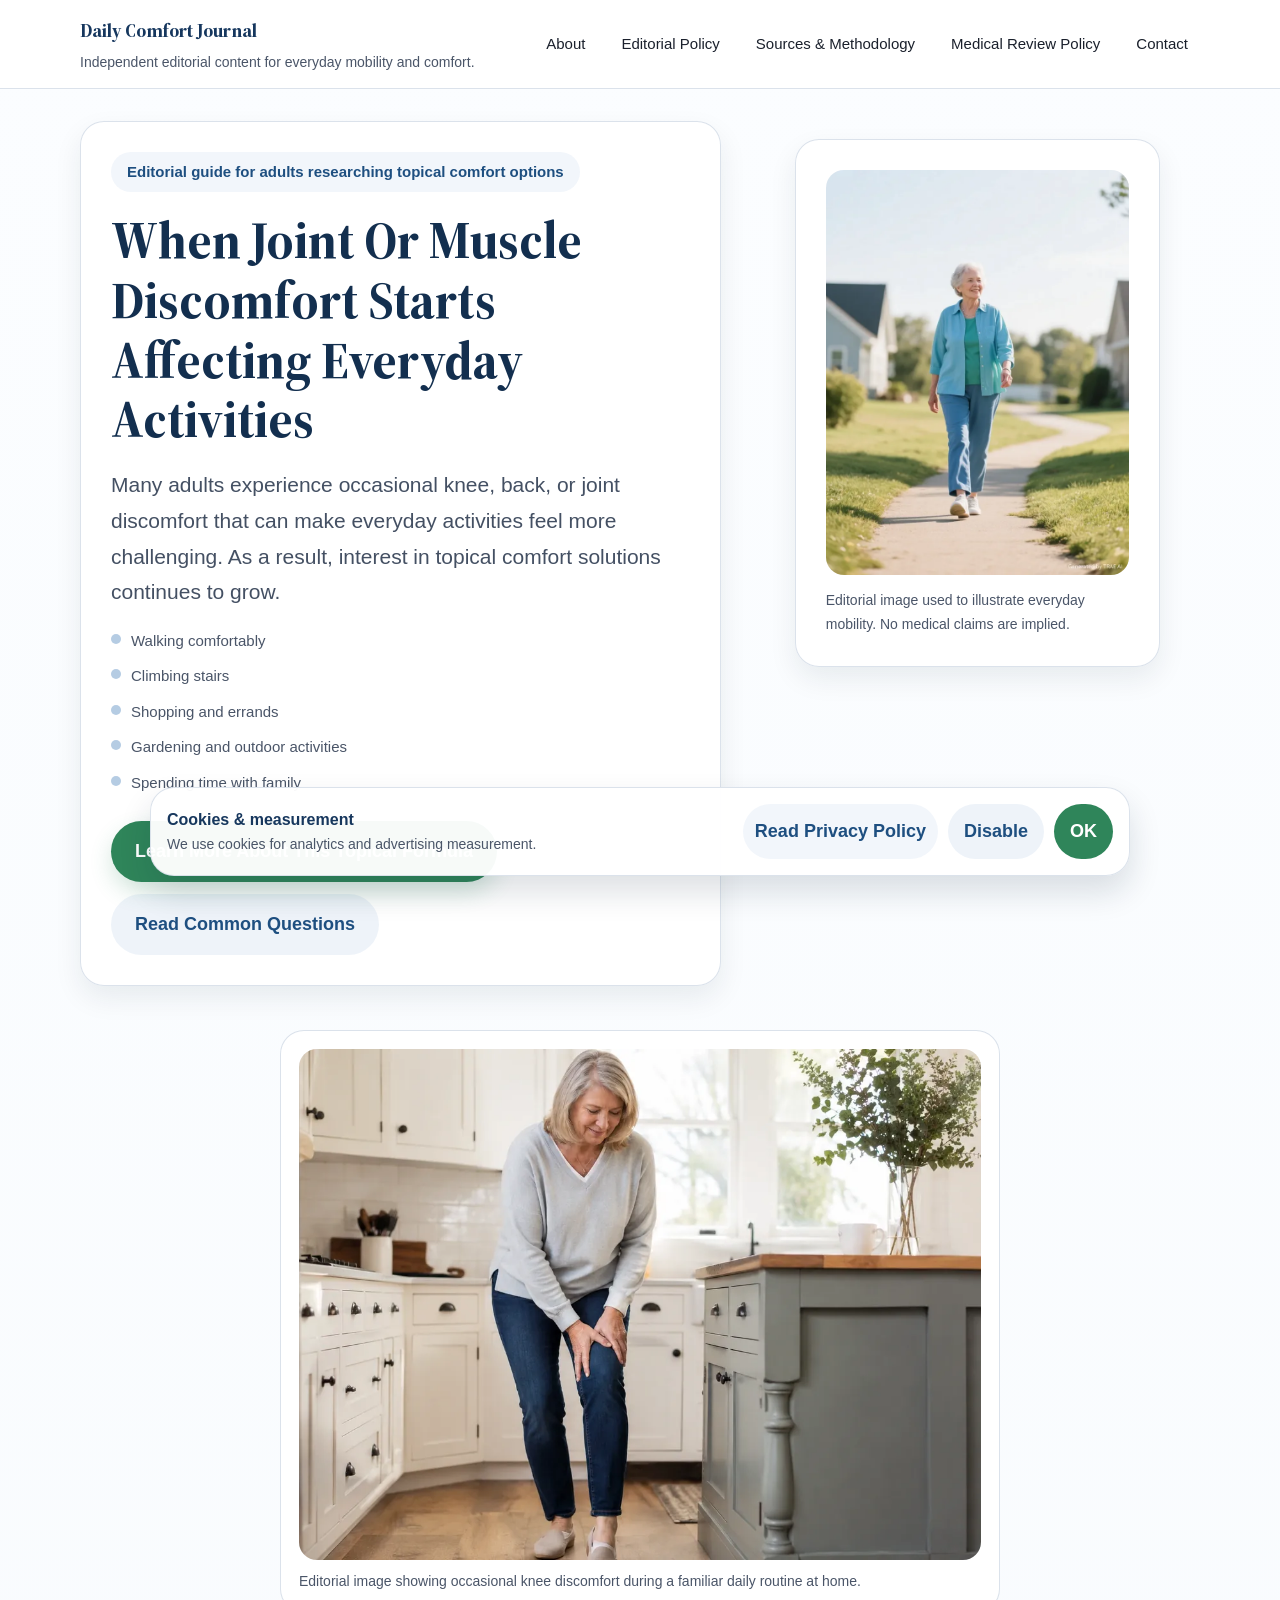
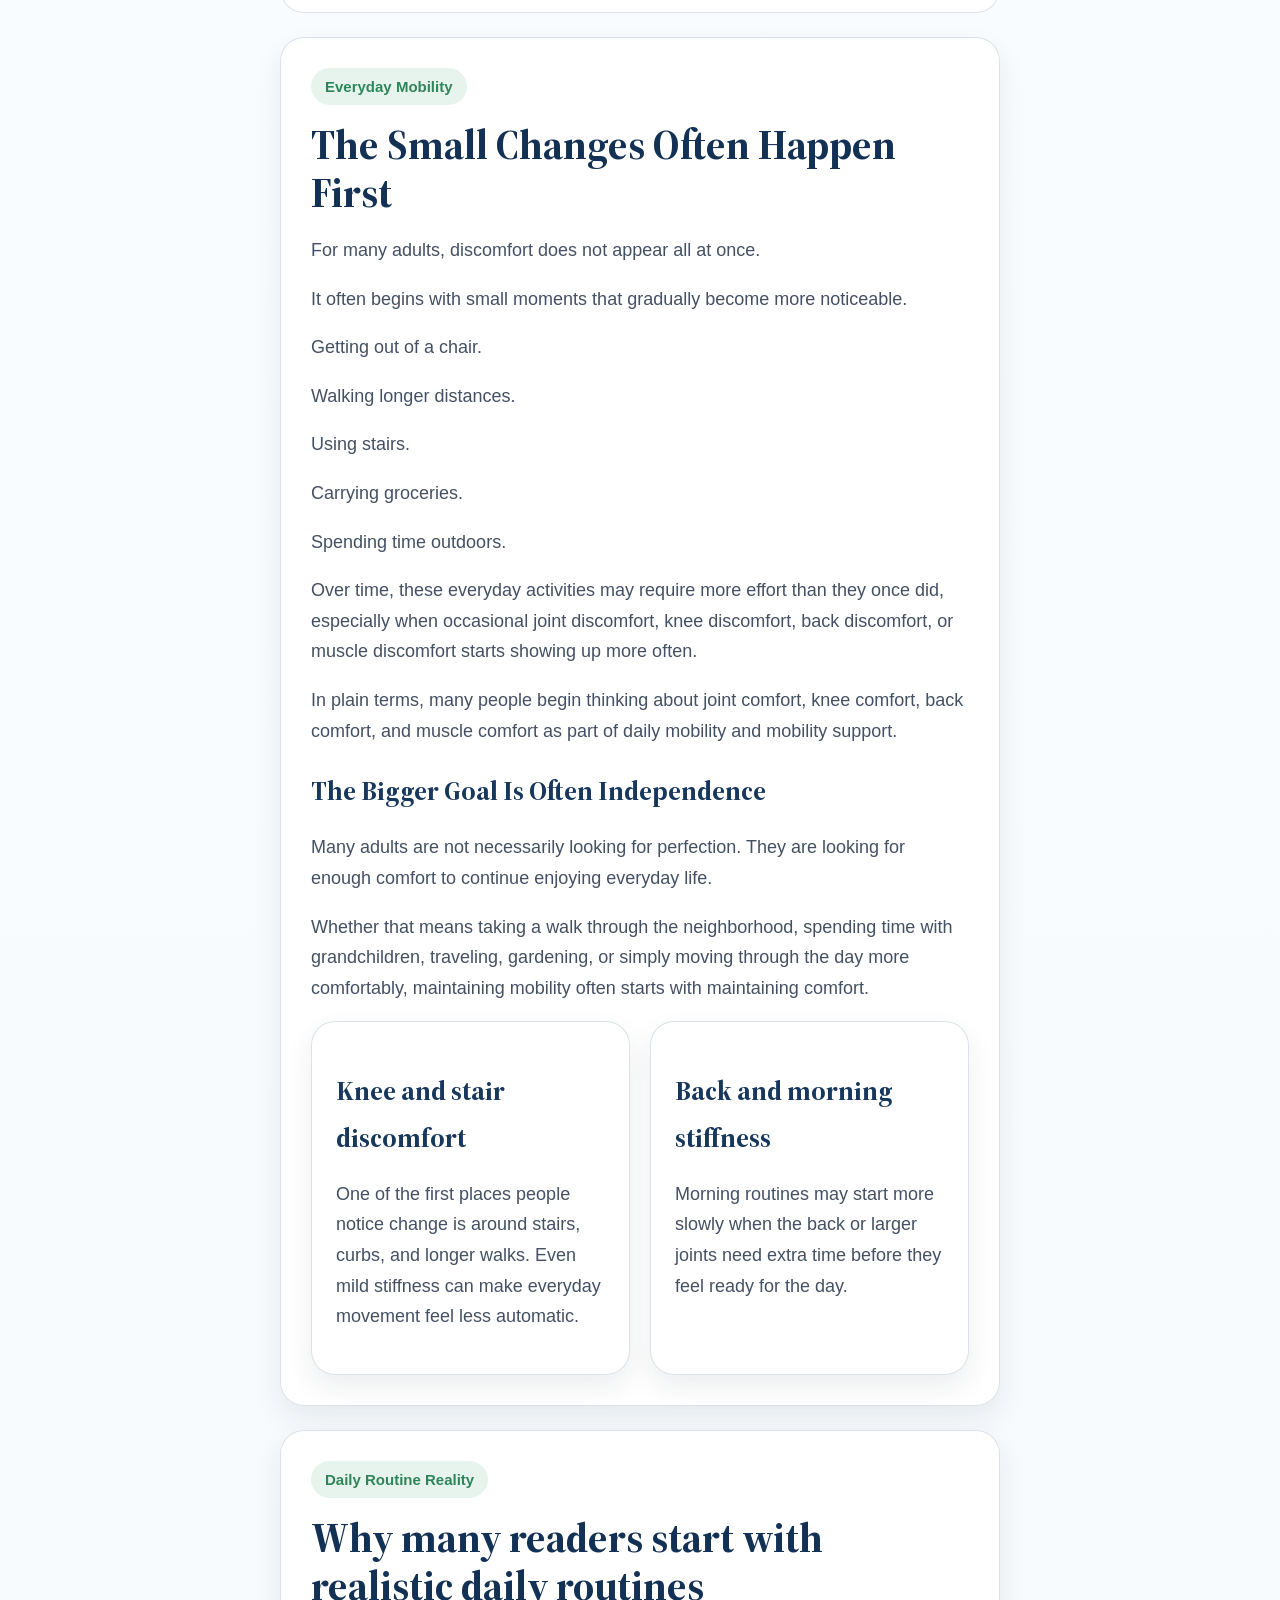
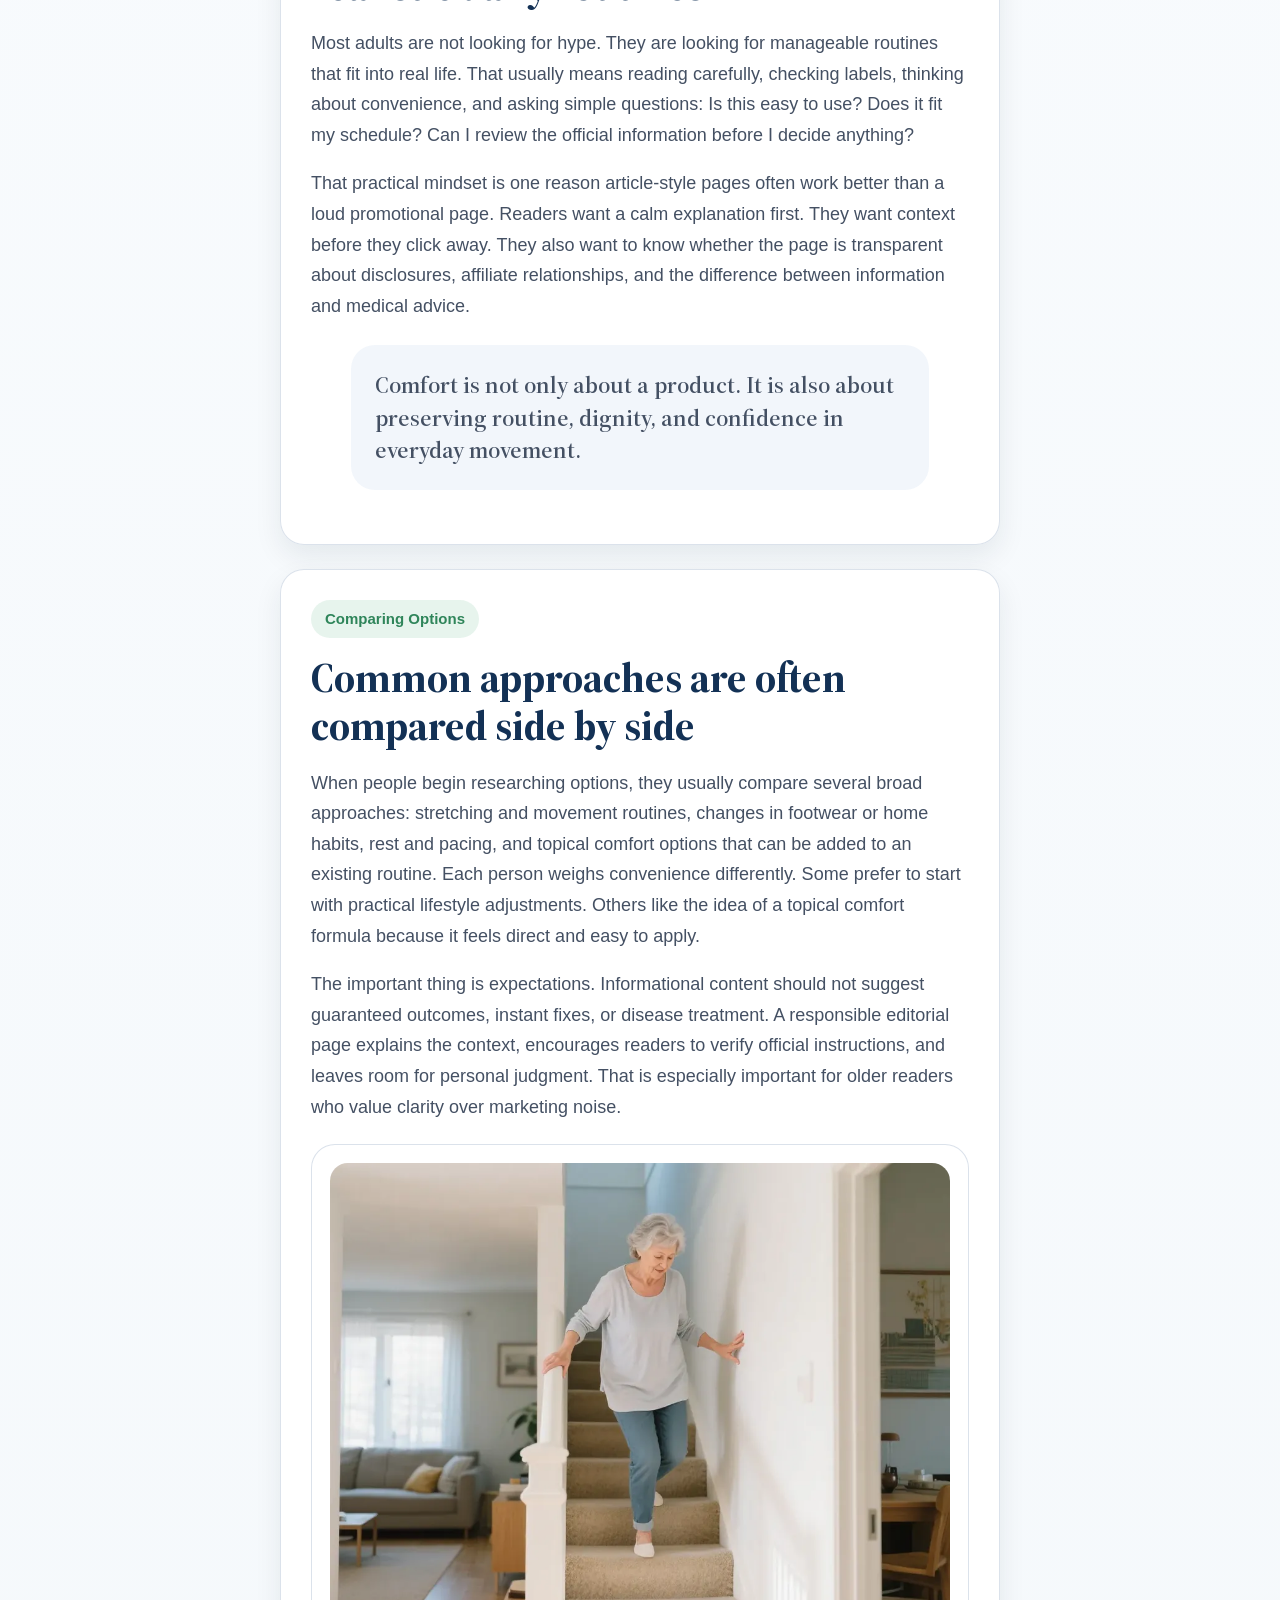
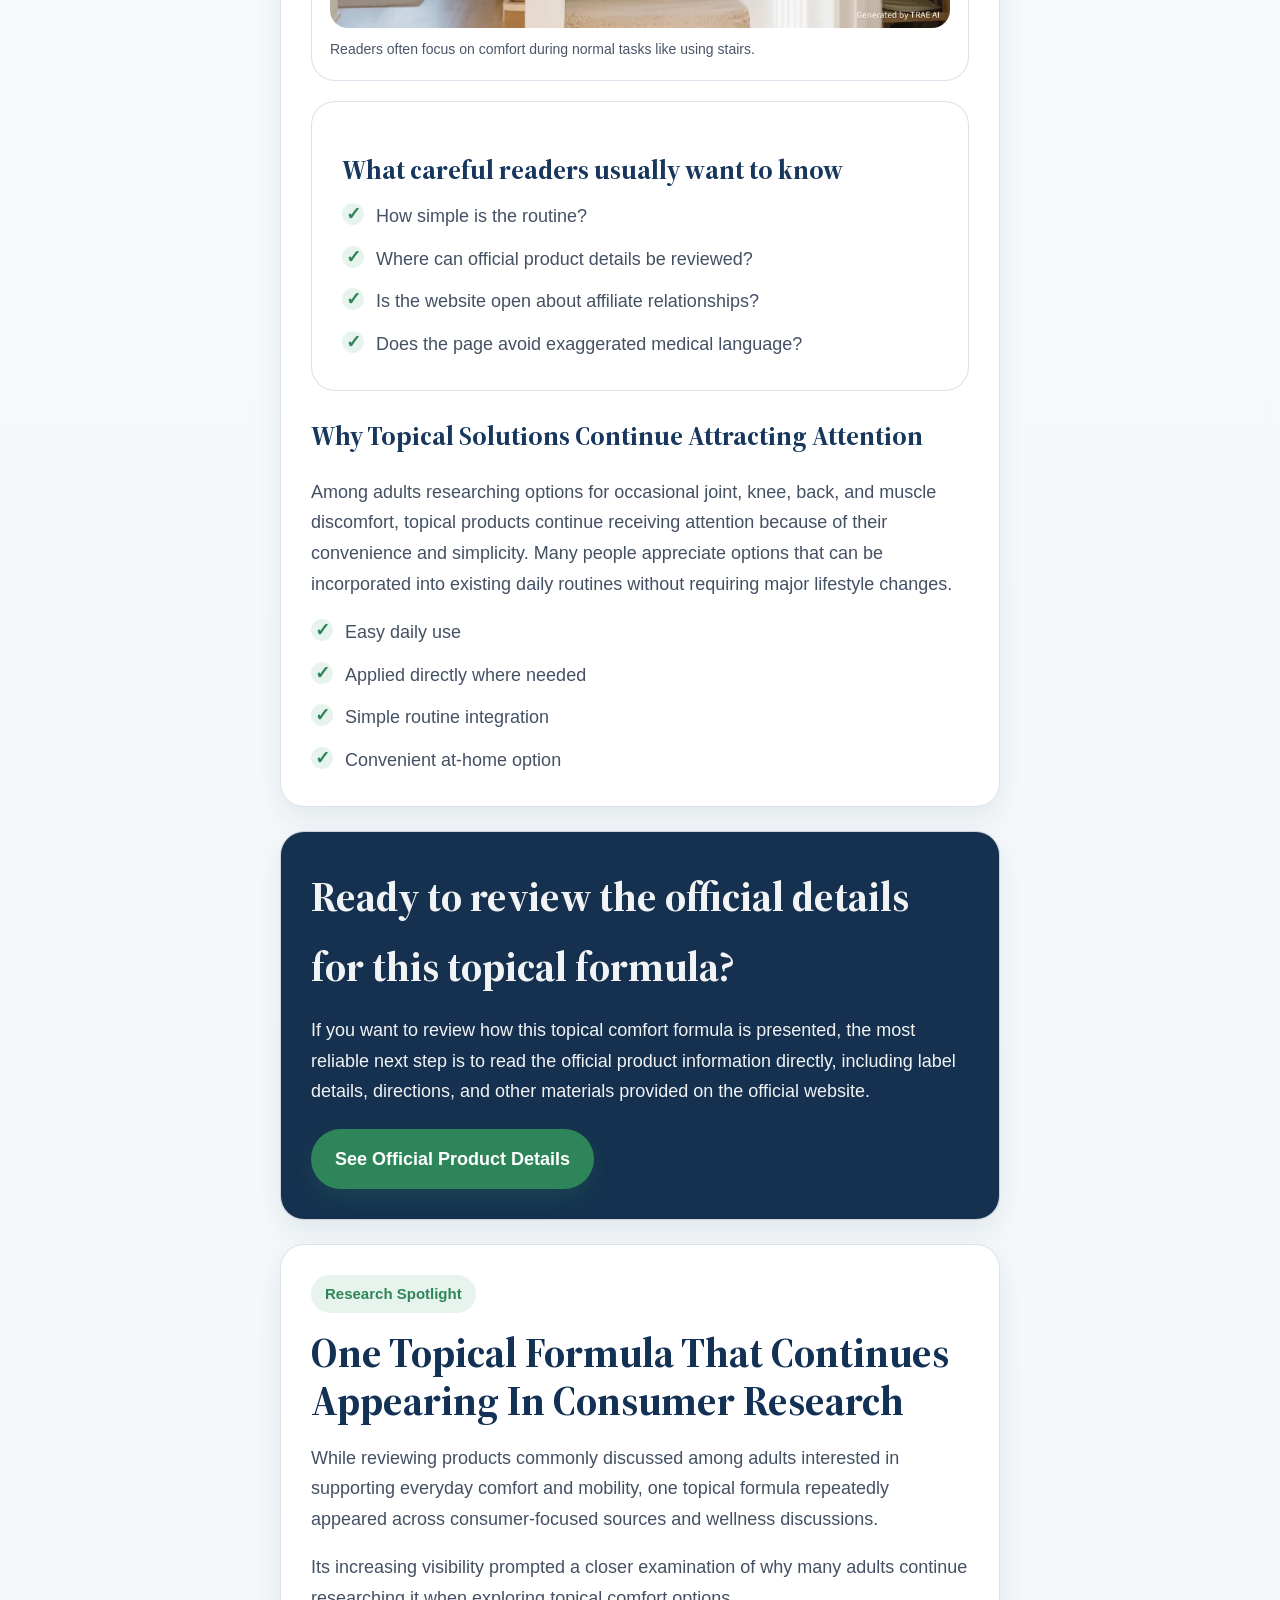
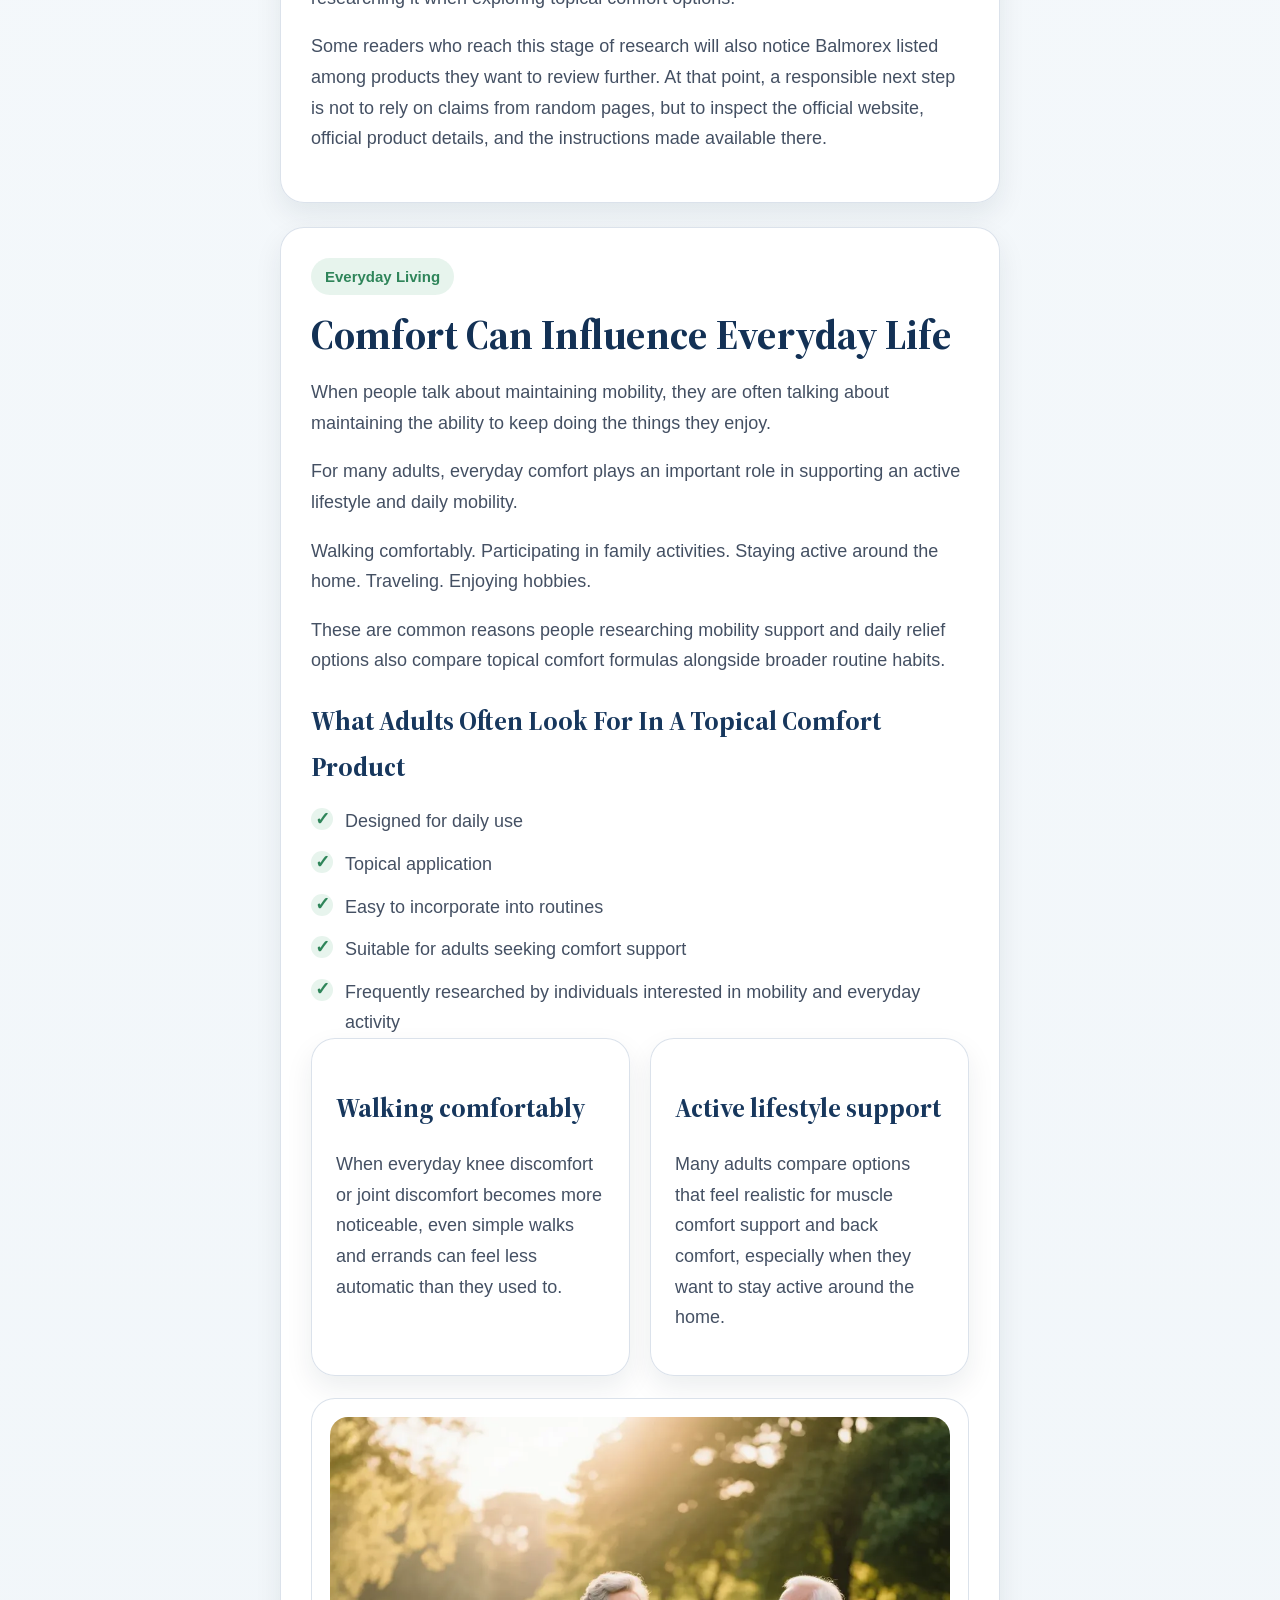
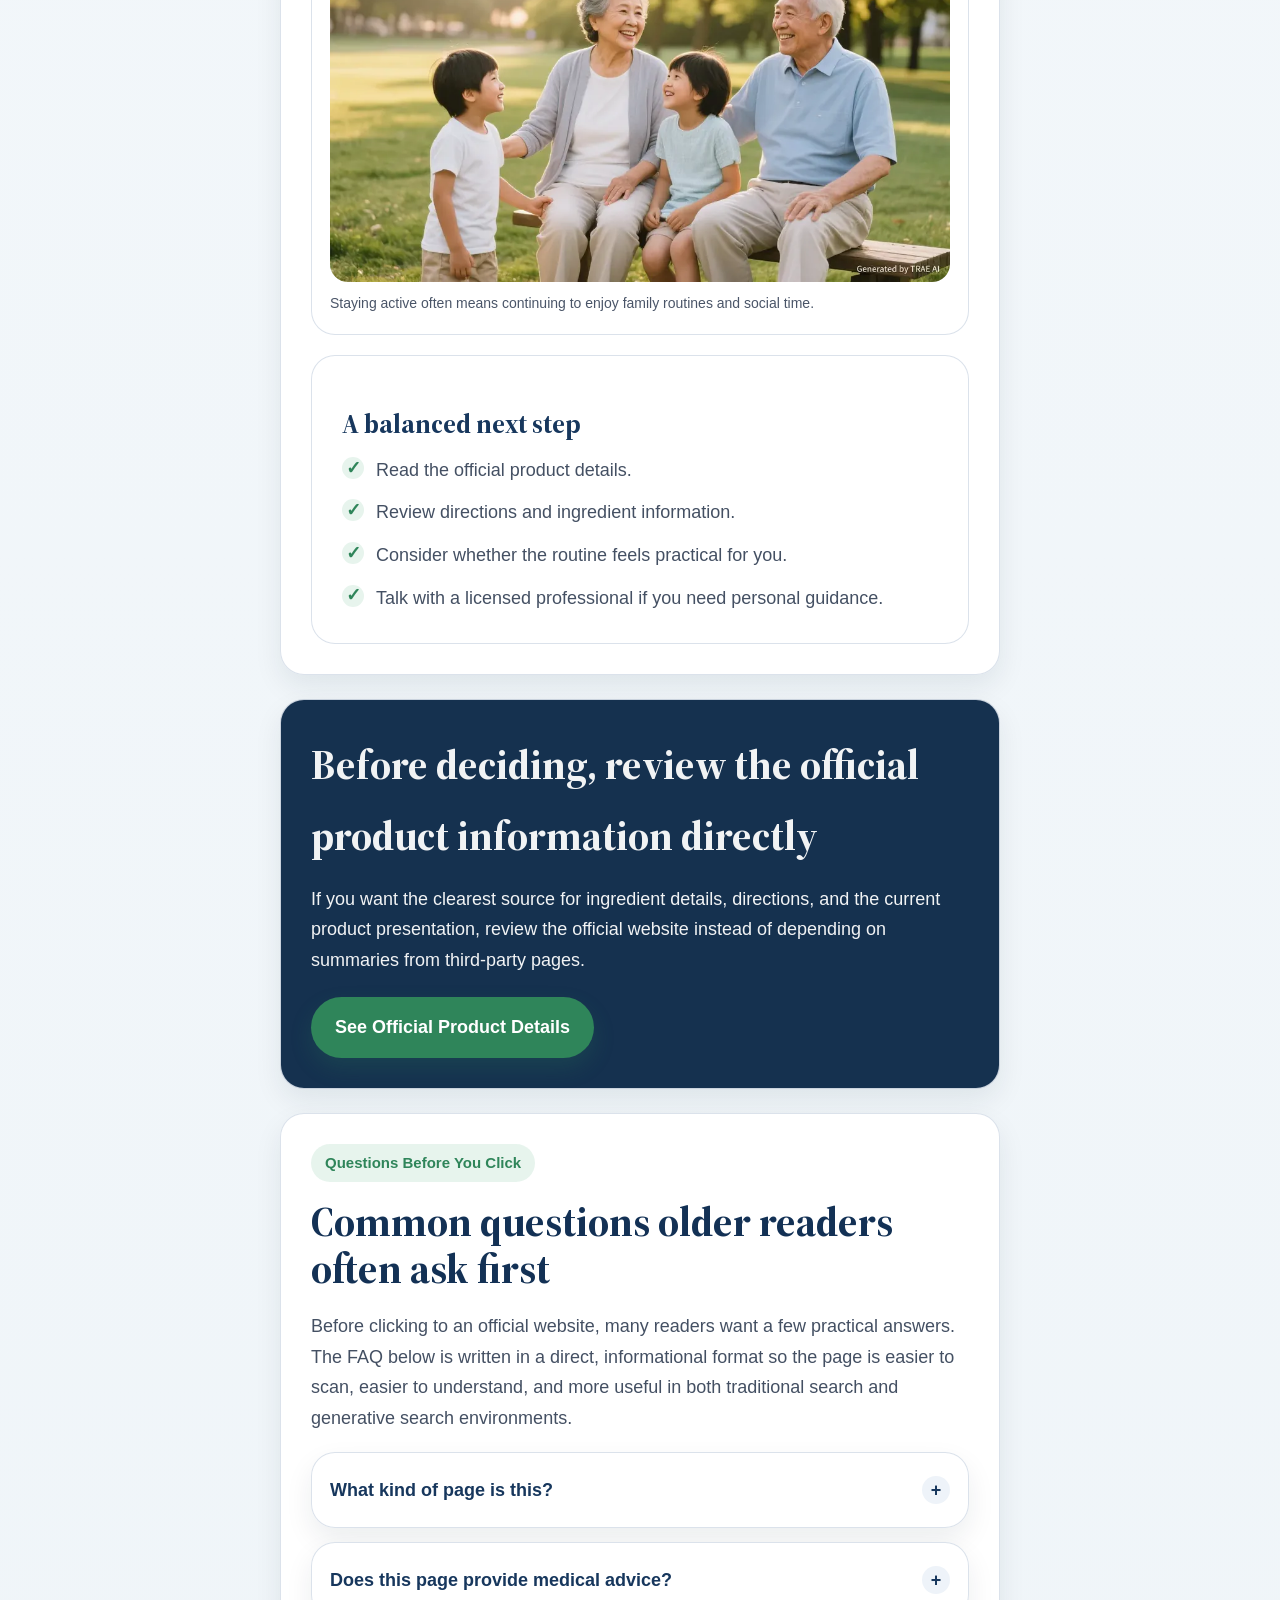
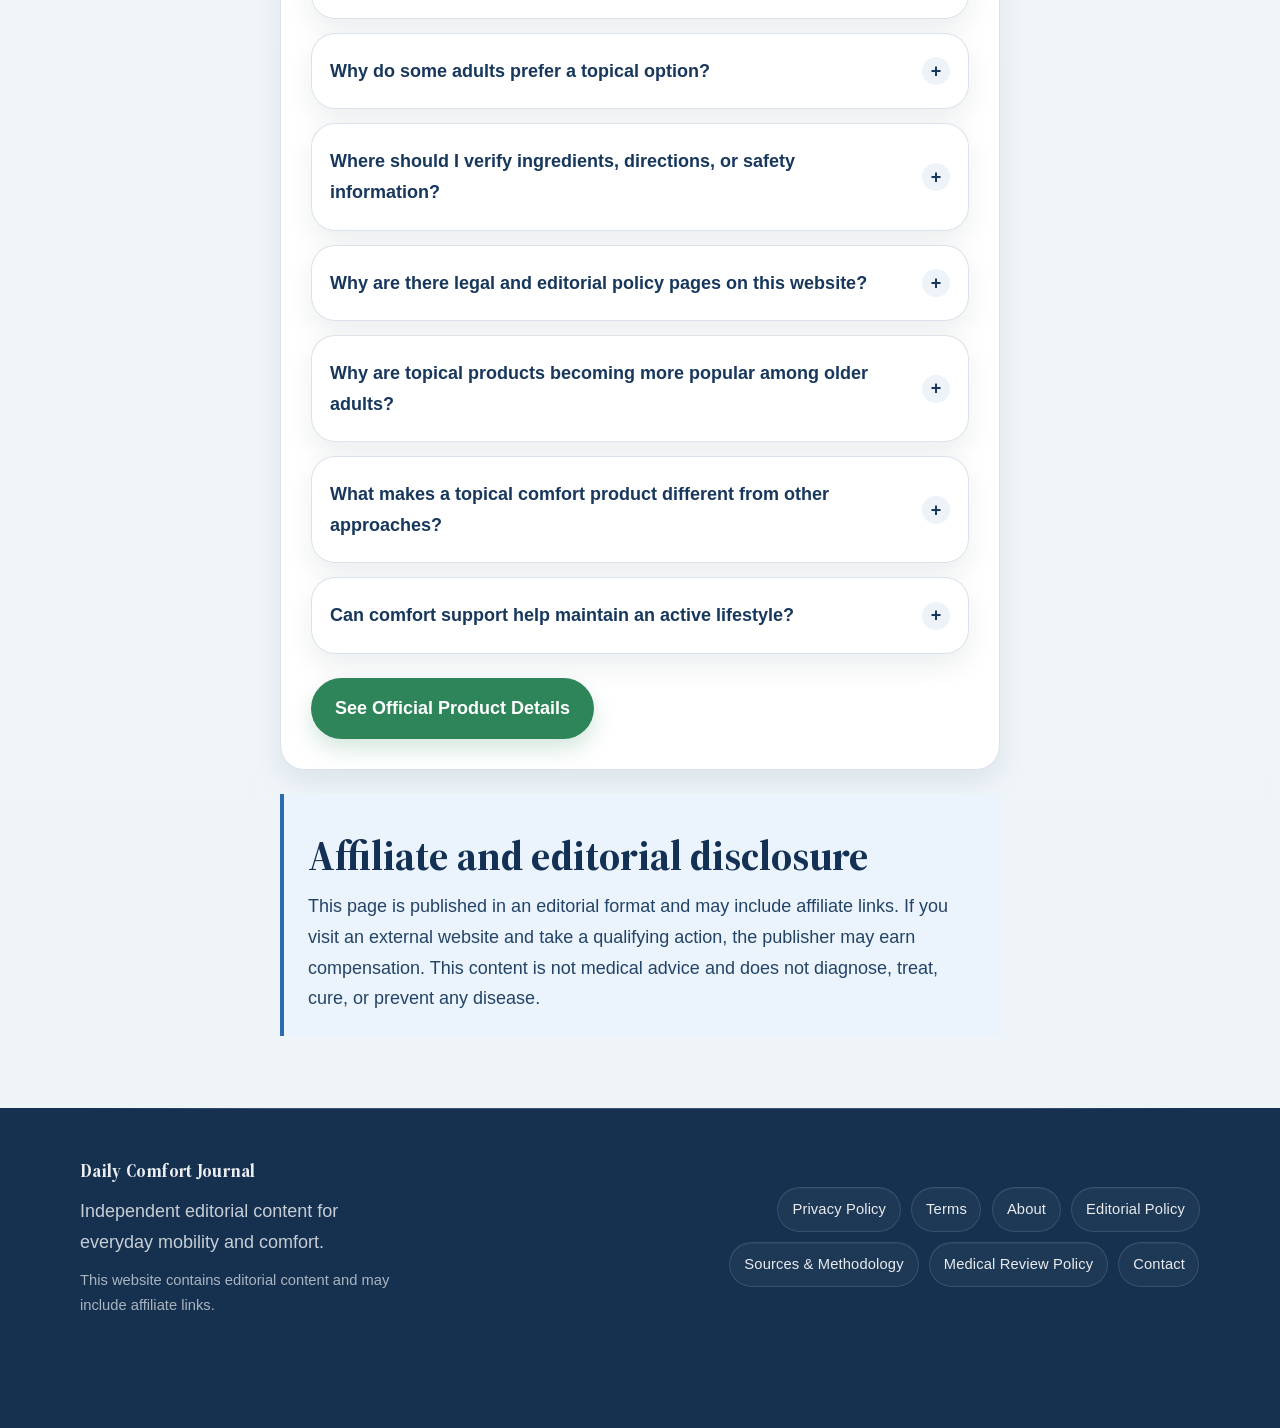
<file: index.html>
<!doctype html>
<html lang="en-US">
  <head>
    <meta charset="UTF-8" />
    <meta name="viewport" content="width=device-width, initial-scale=1.0" />
    <title>When Joint Or Muscle Discomfort Starts Affecting Everyday Activities | Daily Comfort Journal</title>
    <meta name="description" content="Many adults experience occasional knee, back, or joint discomfort that can make everyday activities feel more challenging. As a result, interest in topical comfort solutions continues to grow." />
    <meta name="robots" content="index,follow,max-image-preview:large" />
    <meta name="theme-color" content="#2b6cb0" />
    <link rel="icon" href="/favicon.ico" sizes="32x32" />
    <link rel="icon" href="/favicon.svg" type="image/svg+xml" />
    <link rel="apple-touch-icon" href="/apple-touch-icon.png" />
    <link rel="manifest" href="/site.webmanifest" />
    <link rel="canonical" href="https://dailycomfort.starnixon.com/" />
    <link rel="alternate" hreflang="en-US" href="https://dailycomfort.starnixon.com/" />
    <link rel="alternate" hreflang="x-default" href="https://dailycomfort.starnixon.com/" />
    <meta property="og:locale" content="en_US" />
    <meta property="og:type" content="article" />
    <meta property="og:site_name" content="Daily Comfort Journal" />
    <meta property="og:title" content="When Joint Or Muscle Discomfort Starts Affecting Everyday Activities | Daily Comfort Journal" />
    <meta property="og:description" content="Many adults experience occasional knee, back, or joint discomfort that can make everyday activities feel more challenging. As a result, interest in topical comfort solutions continues to grow." />
    <meta property="og:url" content="https://dailycomfort.starnixon.com/" />
    <meta property="og:image" content="https://dailycomfort.starnixon.com/assets/images/hero.webp" />
    <meta property="og:image:alt" content="Older woman walking comfortably outdoors on a bright path, illustrating everyday mobility." />
    <meta name="twitter:card" content="summary_large_image" />
    <meta name="twitter:title" content="When Joint Or Muscle Discomfort Starts Affecting Everyday Activities | Daily Comfort Journal" />
    <meta name="twitter:description" content="Many adults experience occasional knee, back, or joint discomfort that can make everyday activities feel more challenging. As a result, interest in topical comfort solutions continues to grow." />
    <meta name="twitter:image" content="https://dailycomfort.starnixon.com/assets/images/hero.webp" />
    <meta name="twitter:image:alt" content="Older woman walking comfortably outdoors on a bright path, illustrating everyday mobility." />
    <link rel="preload" href="/assets/fonts/source-serif-4/source-serif-4-display-600.woff2" as="font" type="font/woff2" />
    <link rel="preload" href="/assets/fonts/source-serif-4/source-serif-4-display-700.woff2" as="font" type="font/woff2" />
    <link rel="stylesheet" href="/assets/css/fonts.css?v=2" />
    <link rel="stylesheet" href="/assets/css/tokens.css?v=2" />
    <link rel="stylesheet" href="/assets/css/base.css?v=2" />
    <link rel="stylesheet" href="/assets/css/home.css?v=2" />
    <script type="application/ld+json" data-schema="true">{"@context":"https://schema.org","@type":"Organization","name":"Daily Comfort Editorial","url":"https://dailycomfort.starnixon.com","sameAs":["https://dailycomfort.starnixon.com/about/","https://dailycomfort.starnixon.com/about-editorial-policy/","https://dailycomfort.starnixon.com/sources-methodology/","https://dailycomfort.starnixon.com/medical-review-policy/","https://dailycomfort.starnixon.com/contact/"]}</script>
    <script type="application/ld+json" data-schema="true">{"@context":"https://schema.org","@type":"BreadcrumbList","itemListElement":[{"@type":"ListItem","position":1,"name":"Home","item":"https://dailycomfort.starnixon.com/"}]}</script>
    <script type="application/ld+json" data-schema="true">{"@context":"https://schema.org","@type":"Article","headline":"When Joint Or Muscle Discomfort Starts Affecting Everyday Activities","description":"Many adults experience occasional knee, back, or joint discomfort that can make everyday activities feel more challenging. As a result, interest in topical comfort solutions continues to grow.","inLanguage":"en-US","mainEntityOfPage":"https://dailycomfort.starnixon.com/","author":{"@type":"Organization","name":"Daily Comfort Editorial"},"publisher":{"@type":"Organization","name":"Daily Comfort Editorial","url":"https://dailycomfort.starnixon.com"},"image":[{"@type":"ImageObject","url":"https://dailycomfort.starnixon.com/assets/images/hero.webp","contentUrl":"https://dailycomfort.starnixon.com/assets/images/hero.webp","name":"Everyday mobility — walking outdoors","caption":"Editorial image used to illustrate everyday mobility. No medical claims are implied.","description":"An older woman walking comfortably outdoors on a bright path, used editorially to illustrate everyday mobility and joint comfort for active adults."},{"@type":"ImageObject","url":"https://dailycomfort.starnixon.com/assets/images/knee.webp","contentUrl":"https://dailycomfort.starnixon.com/assets/images/knee.webp","name":"Occasional knee discomfort at home","caption":"Editorial image showing occasional knee discomfort during a familiar daily routine at home.","description":"An older adult experiencing occasional knee discomfort during a daily routine at home, illustrating how joint discomfort can affect everyday activities."},{"@type":"ImageObject","url":"https://dailycomfort.starnixon.com/assets/images/stairs.webp","contentUrl":"https://dailycomfort.starnixon.com/assets/images/stairs.webp","name":"Climbing stairs with confidence","caption":"Readers often focus on comfort during normal tasks like using stairs.","description":"A mature woman climbing stairs with confidence in a bright home, illustrating mobility and comfort during common daily tasks."},{"@type":"ImageObject","url":"https://dailycomfort.starnixon.com/assets/images/family.webp","contentUrl":"https://dailycomfort.starnixon.com/assets/images/family.webp","name":"Active family time outdoors","caption":"Staying active often means continuing to enjoy family routines and social time.","description":"Older adults spending time with family in a sunny park, illustrating how everyday comfort supports an active lifestyle."}],"about":["Joint comfort","Mobility","Topical application","Healthy aging"]}</script>
    <script type="application/ld+json" data-schema="true">{"@context":"https://schema.org","@type":"FAQPage","mainEntity":[{"@type":"Question","name":"What kind of page is this?","acceptedAnswer":{"@type":"Answer","text":"This page is an editorial advertorial. It is designed to explain common comfort questions, compare broad routine options, and link to an official website for readers who want product details."}},{"@type":"Question","name":"Does this page provide medical advice?","acceptedAnswer":{"@type":"Answer","text":"No. This content is informational only. It does not diagnose, treat, cure, or prevent any disease, and it should not replace guidance from a licensed healthcare professional."}},{"@type":"Question","name":"Why do some adults prefer a topical option?","acceptedAnswer":{"@type":"Answer","text":"Some adults prefer topical products because they fit easily into an existing daily routine and feel straightforward to apply. Individual preferences and experiences vary."}},{"@type":"Question","name":"Where should I verify ingredients, directions, or safety information?","acceptedAnswer":{"@type":"Answer","text":"Readers should always review the official product website, packaging details, and any label instructions before making a purchase or starting a new routine."}},{"@type":"Question","name":"Why are there legal and editorial policy pages on this website?","acceptedAnswer":{"@type":"Answer","text":"Those pages explain how content is produced, how affiliate relationships work, what sources are reviewed, and how privacy and terms are handled. They are included to support transparency and trust."}},{"@type":"Question","name":"Why are topical products becoming more popular among older adults?","acceptedAnswer":{"@type":"Answer","text":"Many adults appreciate options that can be incorporated into their daily routines while supporting their overall comfort goals."}},{"@type":"Question","name":"What makes a topical comfort product different from other approaches?","acceptedAnswer":{"@type":"Answer","text":"Topical products are typically applied directly to the desired area, making them a convenient option many people choose to explore."}},{"@type":"Question","name":"Can comfort support help maintain an active lifestyle?","acceptedAnswer":{"@type":"Answer","text":"Many adults believe that maintaining everyday comfort can help them continue participating in activities they enjoy."}}]}</script>
    <script type="application/ld+json" data-schema="true">{"@context":"https://schema.org","@type":"WebPage","name":"When Joint Or Muscle Discomfort Starts Affecting Everyday Activities","description":"Many adults experience occasional knee, back, or joint discomfort that can make everyday activities feel more challenging. As a result, interest in topical comfort solutions continues to grow.","url":"https://dailycomfort.starnixon.com/","inLanguage":"en-US"}</script>
  </head>
  <body>
    <a class="skip-link" href="#main-content">Skip to content</a>
    <div data-mount="header"><header class="site-header">
      <div class="site-header__inner">
        <a class="site-brand" href="/">
          <span class="site-brand__title">Daily Comfort Journal</span>
          <span class="site-brand__meta">Independent editorial content for everyday mobility and comfort.</span>
        </a>
        <nav class="site-nav" aria-label="Primary"><a href="/about/">About</a><a href="/about-editorial-policy/">Editorial Policy</a><a href="/sources-methodology/">Sources &amp; Methodology</a><a href="/medical-review-policy/">Medical Review Policy</a><a href="/contact/">Contact</a></nav>
      </div>
    </header></div>

    <main id="main-content" class="page-shell">
      <section class="hero">
        <div class="hero__grid">
          <article class="hero__copy card">
            <span class="hero__kicker">Editorial guide for adults researching topical comfort options</span>
            <h1>When Joint Or Muscle Discomfort Starts Affecting Everyday Activities</h1>
            <p>
              Many adults experience occasional knee, back, or joint discomfort that can make everyday
              activities feel more challenging. As a result, interest in topical comfort solutions
              continues to grow.
            </p>
            <ul class="meta-list" aria-label="Key highlights">
              <li>Walking comfortably</li>
              <li>Climbing stairs</li>
              <li>Shopping and errands</li>
              <li>Gardening and outdoor activities</li>
              <li>Spending time with family</li>
            </ul>
            <div class="hero__actions">
              <a
                class="button-link"
                href="https://49aa24wbx42c4uc7j6ubv73v9n.hop.clickbank.net"
                rel="sponsored"
                data-track="cta_click"
                data-location="hero"
                data-offer-link
                >Learn More About This Topical Formula</a
              >
              <a class="button-link button-link--secondary" href="#faq">Read Common Questions</a>
            </div>
          </article>

          <figure class="hero__media card">
            <img
              data-asset="hero-image"
              loading="eager"
              fetchpriority="high"
              decoding="async"
              width="720"
              height="960"
              src="/assets/images/hero.webp"
              alt="Older woman walking comfortably outdoors on a bright path."
            />
            <figcaption class="hero__caption">
              Editorial image used to illustrate everyday mobility. No medical claims are implied.
            </figcaption>
          </figure>
        </div>
      </section>

      <section class="content-shell" aria-label="Editorial image">
        <div class="visual-pair">
          <figure>
            <img
              data-asset="knee-image"
              loading="lazy"
              decoding="async"
              width="1200"
              height="800"
              src="/assets/images/knee.webp"
              alt="Older adult experiencing occasional knee discomfort during daily activities."
            />
            <figcaption>
              Editorial image showing occasional knee discomfort during a familiar daily routine at home.
            </figcaption>
          </figure>
        </div>
      </section>

      <div class="section-stack content-shell">
        <section class="section-block card" aria-labelledby="everyday-comfort">
          <span class="section-label">Everyday Mobility</span>
          <h2 id="everyday-comfort" class="section-title">The Small Changes Often Happen First</h2>
          <p class="section-copy">For many adults, discomfort does not appear all at once.</p>
          <p class="section-copy">It often begins with small moments that gradually become more noticeable.</p>
          <p class="section-copy">Getting out of a chair.</p>
          <p class="section-copy">Walking longer distances.</p>
          <p class="section-copy">Using stairs.</p>
          <p class="section-copy">Carrying groceries.</p>
          <p class="section-copy">Spending time outdoors.</p>
          <p class="section-copy">
            Over time, these everyday activities may require more effort than they once did,
            especially when occasional joint discomfort, knee discomfort, back discomfort, or muscle
            discomfort starts showing up more often.
          </p>
          <p class="section-copy">
            In plain terms, many people begin thinking about joint comfort, knee comfort, back
            comfort, and muscle comfort as part of daily mobility and mobility support.
          </p>
          <h3>The Bigger Goal Is Often Independence</h3>
          <p class="section-copy">
            Many adults are not necessarily looking for perfection. They are looking for enough
            comfort to continue enjoying everyday life.
          </p>
          <p class="section-copy">
            Whether that means taking a walk through the neighborhood, spending time with
            grandchildren, traveling, gardening, or simply moving through the day more comfortably,
            maintaining mobility often starts with maintaining comfort.
          </p>
          <div class="story-grid">
            <article class="story-card card">
              <h3>Knee and stair discomfort</h3>
              <p>
                One of the first places people notice change is around stairs, curbs, and longer
                walks. Even mild stiffness can make everyday movement feel less automatic.
              </p>
            </article>
            <article class="story-card card">
              <h3>Back and morning stiffness</h3>
              <p>
                Morning routines may start more slowly when the back or larger joints need extra time
                before they feel ready for the day.
              </p>
            </article>
          </div>
        </section>

        <section class="section-block card" aria-labelledby="common-routines">
          <span class="section-label">Daily Routine Reality</span>
          <h2 id="common-routines" class="section-title">Why many readers start with realistic daily routines</h2>
          <p class="section-copy">
            Most adults are not looking for hype. They are looking for manageable routines that fit
            into real life. That usually means reading carefully, checking labels, thinking about
            convenience, and asking simple questions: Is this easy to use? Does it fit my schedule?
            Can I review the official information before I decide anything?
          </p>
          <p class="section-copy">
            That practical mindset is one reason article-style pages often work better than a loud
            promotional page. Readers want a calm explanation first. They want context before they
            click away. They also want to know whether the page is transparent about disclosures,
            affiliate relationships, and the difference between information and medical advice.
          </p>
          <blockquote class="pull-quote">
            Comfort is not only about a product. It is also about preserving routine, dignity, and
            confidence in everyday movement.
          </blockquote>
        </section>

        <section class="section-block card" aria-labelledby="traditional-solutions">
          <span class="section-label">Comparing Options</span>
          <h2 id="traditional-solutions" class="section-title">Common approaches are often compared side by side</h2>
          <p class="section-copy">
            When people begin researching options, they usually compare several broad approaches:
            stretching and movement routines, changes in footwear or home habits, rest and pacing,
            and topical comfort options that can be added to an existing routine. Each person weighs
            convenience differently. Some prefer to start with practical lifestyle adjustments. Others
            like the idea of a topical comfort formula because it feels direct and easy to apply.
          </p>
          <p class="section-copy">
            The important thing is expectations. Informational content should not suggest guaranteed
            outcomes, instant fixes, or disease treatment. A responsible editorial page explains the
            context, encourages readers to verify official instructions, and leaves room for personal
            judgment. That is especially important for older readers who value clarity over marketing
            noise.
          </p>
          <div class="visual-pair">
            <figure>
              <img
                data-asset="stairs-image"
                loading="lazy"
                decoding="async"
                width="1000"
                height="750"
              src="/assets/images/stairs.webp"
              alt="Mature woman climbing stairs with confidence in a bright home."
              />
              <figcaption>Readers often focus on comfort during normal tasks like using stairs.</figcaption>
            </figure>
            <div class="trust-panel card">
              <h3 class="section-title">What careful readers usually want to know</h3>
              <ul class="bullet-list bullet-list--check">
                <li>How simple is the routine?</li>
                <li>Where can official product details be reviewed?</li>
                <li>Is the website open about affiliate relationships?</li>
                <li>Does the page avoid exaggerated medical language?</li>
              </ul>
            </div>
          </div>
          <h3>Why Topical Solutions Continue Attracting Attention</h3>
          <p class="section-copy">
            Among adults researching options for occasional joint, knee, back, and muscle discomfort,
            topical products continue receiving attention because of their convenience and simplicity.
            Many people appreciate options that can be incorporated into existing daily routines
            without requiring major lifestyle changes.
          </p>
          <ul class="bullet-list bullet-list--check">
            <li>Easy daily use</li>
            <li>Applied directly where needed</li>
            <li>Simple routine integration</li>
            <li>Convenient at-home option</li>
          </ul>
        </section>

        <section class="cta-panel card" aria-labelledby="mid-article-cta">
          <h2 id="mid-article-cta">Ready to review the official details for this topical formula?</h2>
          <p>
            If you want to review how this topical comfort formula is presented, the most reliable
            next step is to read the official product information directly, including label details,
            directions, and other materials provided on the official website.
          </p>
          <a
            class="button-link"
            href="https://49aa24wbx42c4uc7j6ubv73v9n.hop.clickbank.net"
            rel="sponsored"
            data-track="cta_click"
            data-location="mid_content"
            data-offer-link
            >Learn More About This Topical Formula</a
          >
        </section>

        <section class="section-block card" aria-labelledby="topical-interest">
          <span class="section-label">Research Spotlight</span>
          <h2 id="topical-interest" class="section-title">One Topical Formula That Continues Appearing In Consumer Research</h2>
          <p class="section-copy">
            While reviewing products commonly discussed among adults interested in supporting everyday
            comfort and mobility, one topical formula repeatedly appeared across consumer-focused
            sources and wellness discussions.
          </p>
          <p class="section-copy">
            Its increasing visibility prompted a closer examination of why many adults continue
            researching it when exploring topical comfort options.
          </p>
          <p class="section-copy">
            Some readers who reach this stage of research will also notice Balmorex listed among
            products they want to review further. At that point, a responsible next step is not to
            rely on claims from random pages, but to inspect the official website, official product
            details, and the instructions made available there.
          </p>
        </section>

        <section class="section-block card" aria-labelledby="lifestyle-benefits">
          <span class="section-label">Everyday Living</span>
          <h2 id="lifestyle-benefits" class="section-title">Comfort Can Influence Everyday Life</h2>
          <p class="section-copy">
            When people talk about maintaining mobility, they are often talking about maintaining the
            ability to keep doing the things they enjoy.
          </p>
          <p class="section-copy">
            For many adults, everyday comfort plays an important role in supporting an active
            lifestyle and daily mobility.
          </p>
          <p class="section-copy">
            Walking comfortably. Participating in family activities. Staying active around the home.
            Traveling. Enjoying hobbies.
          </p>
          <p class="section-copy">
            These are common reasons people researching mobility support and daily relief options also
            compare topical comfort formulas alongside broader routine habits.
          </p>
          <h3>What Adults Often Look For In A Topical Comfort Product</h3>
          <ul class="bullet-list bullet-list--check">
            <li>Designed for daily use</li>
            <li>Topical application</li>
            <li>Easy to incorporate into routines</li>
            <li>Suitable for adults seeking comfort support</li>
            <li>Frequently researched by individuals interested in mobility and everyday activity</li>
          </ul>
          <div class="benefit-grid">
            <article class="benefit-card card">
              <h3>Walking comfortably</h3>
              <p>
                When everyday knee discomfort or joint discomfort becomes more noticeable, even simple
                walks and errands can feel less automatic than they used to.
              </p>
            </article>
            <article class="benefit-card card">
              <h3>Active lifestyle support</h3>
              <p>
                Many adults compare options that feel realistic for muscle comfort support and back
                comfort, especially when they want to stay active around the home.
              </p>
            </article>
          </div>
          <div class="visual-pair">
            <figure>
              <img
                data-asset="family-image"
                loading="lazy"
                decoding="async"
                width="1000"
                height="750"
              src="/assets/images/family.webp"
              alt="Older adults spending time with family in a sunny park."
              />
              <figcaption>Staying active often means continuing to enjoy family routines and social time.</figcaption>
            </figure>
            <div class="trust-panel card">
              <h3 class="section-title">A balanced next step</h3>
              <ul class="bullet-list bullet-list--check">
                <li>Read the official product details.</li>
                <li>Review directions and ingredient information.</li>
                <li>Consider whether the routine feels practical for you.</li>
                <li>Talk with a licensed professional if you need personal guidance.</li>
              </ul>
            </div>
          </div>
        </section>

        <section class="cta-panel card" aria-labelledby="benefits-cta">
          <h2 id="benefits-cta">Before deciding, review the official product information directly</h2>
          <p>
            If you want the clearest source for ingredient details, directions, and the current
            product presentation, review the official website instead of depending on summaries from
            third-party pages.
          </p>
          <a
            class="button-link"
            href="https://49aa24wbx42c4uc7j6ubv73v9n.hop.clickbank.net"
            rel="sponsored"
            data-track="cta_click"
            data-location="after_benefits"
            data-offer-link
            >Learn More About This Topical Formula</a
          >
        </section>

        <section id="faq" class="section-block card" aria-labelledby="faq-heading">
          <span class="section-label">Questions Before You Click</span>
          <h2 id="faq-heading" class="section-title">Common questions older readers often ask first</h2>
          <p class="section-copy">
            Before clicking to an official website, many readers want a few practical answers. The
            FAQ below is written in a direct, informational format so the page is easier to scan,
            easier to understand, and more useful in both traditional search and generative search
            environments.
          </p>
          <div class="faq-list" data-mount="faq">
            
                    <details class="faq-item card">
                      <summary>What kind of page is this?</summary>
                      <p>This page is an editorial advertorial. It is designed to explain common comfort questions, compare broad routine options, and link to an official website for readers who want product details.</p>
                    </details>
                  
                    <details class="faq-item card">
                      <summary>Does this page provide medical advice?</summary>
                      <p>No. This content is informational only. It does not diagnose, treat, cure, or prevent any disease, and it should not replace guidance from a licensed healthcare professional.</p>
                    </details>
                  
                    <details class="faq-item card">
                      <summary>Why do some adults prefer a topical option?</summary>
                      <p>Some adults prefer topical products because they fit easily into an existing daily routine and feel straightforward to apply. Individual preferences and experiences vary.</p>
                    </details>
                  
                    <details class="faq-item card">
                      <summary>Where should I verify ingredients, directions, or safety information?</summary>
                      <p>Readers should always review the official product website, packaging details, and any label instructions before making a purchase or starting a new routine.</p>
                    </details>
                  
                    <details class="faq-item card">
                      <summary>Why are there legal and editorial policy pages on this website?</summary>
                      <p>Those pages explain how content is produced, how affiliate relationships work, what sources are reviewed, and how privacy and terms are handled. They are included to support transparency and trust.</p>
                    </details>

                    <details class="faq-item card">
                      <summary>Why are topical products becoming more popular among older adults?</summary>
                      <p>Many adults appreciate options that can be incorporated into their daily routines while supporting their overall comfort goals.</p>
                    </details>

                    <details class="faq-item card">
                      <summary>What makes a topical comfort product different from other approaches?</summary>
                      <p>Topical products are typically applied directly to the desired area, making them a convenient option many people choose to explore.</p>
                    </details>

                    <details class="faq-item card">
                      <summary>Can comfort support help maintain an active lifestyle?</summary>
                      <p>Many adults believe that maintaining everyday comfort can help them continue participating in activities they enjoy.</p>
                    </details>
                  
          </div>
          <div class="hero__actions hero__actions--compact">
            <a
              class="button-link"
              href="https://49aa24wbx42c4uc7j6ubv73v9n.hop.clickbank.net"
              rel="sponsored"
              data-track="cta_click"
              data-location="bottom_faq"
              data-offer-link
              >Learn More About This Topical Formula</a
            >
          </div>
        </section>

        <section class="editorial-disclosure" aria-labelledby="disclosure-heading">
          <h2 id="disclosure-heading" class="section-title">Affiliate and editorial disclosure</h2>
          <p>
            This page is published in an editorial format and may include affiliate links. If you
            visit an external website and take a qualifying action, the publisher may earn
            compensation. This content is not medical advice and does not diagnose, treat, cure, or
            prevent any disease.
          </p>
        </section>
      </div>
    </main>

    <div data-mount="footer"><footer class="site-footer">
      <div class="site-footer__inner">
        <div class="site-footer__about">
          <p><strong>Daily Comfort Journal</strong></p>
          <p>Independent editorial content for everyday mobility and comfort.</p>
          <p>This website contains editorial content and may include affiliate links.</p>
        </div>
        <div class="legal-links" aria-label="Legal links"><a href="/privacy-policy/">Privacy Policy</a><a href="/terms/">Terms</a><a href="/about/">About</a><a href="/about-editorial-policy/">Editorial Policy</a><a href="/sources-methodology/">Sources &amp; Methodology</a><a href="/medical-review-policy/">Medical Review Policy</a><a href="/contact/">Contact</a></div>
      </div>
    </footer></div>
    <script type="module" src="/assets/js/pages/home.js?v=2"></script>
  </body>
</html>
</file>
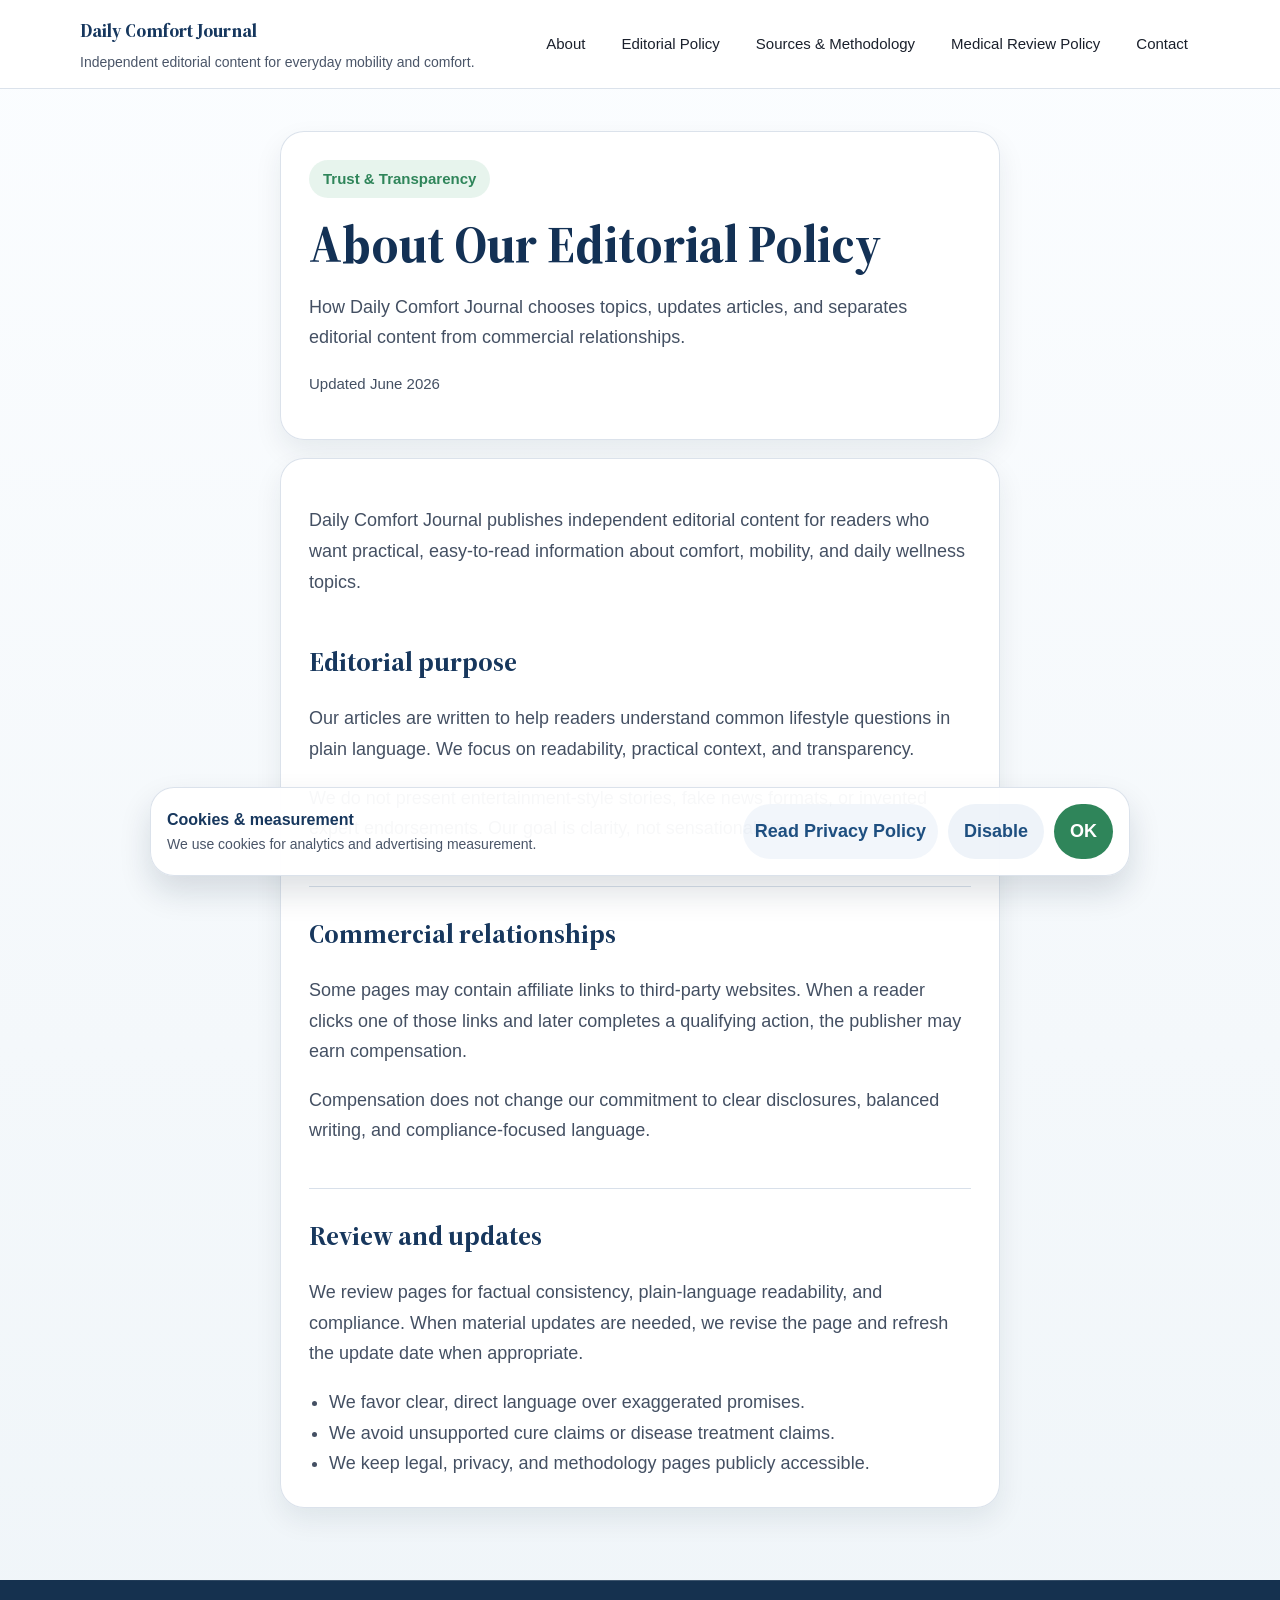
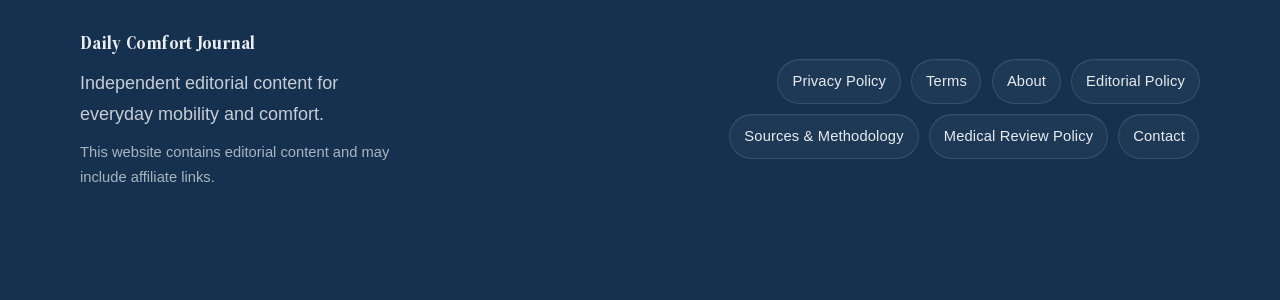
<file: about-editorial-policy/index.html>
<!doctype html>
<html lang="en-US">
  <head>
    <meta charset="UTF-8" />
    <meta name="viewport" content="width=device-width, initial-scale=1.0" />
    <title>About Our Editorial Policy | Daily Comfort Journal</title>
    <meta name="description" content="How Daily Comfort Journal chooses topics, updates articles, and separates editorial content from commercial relationships." />
    <meta name="robots" content="index,follow,max-image-preview:large" />
    <meta name="theme-color" content="#2b6cb0" />
    <link rel="icon" href="/favicon.ico" sizes="32x32" />
    <link rel="icon" href="/favicon.svg" type="image/svg+xml" />
    <link rel="apple-touch-icon" href="/apple-touch-icon.png" />
    <link rel="manifest" href="/site.webmanifest" />
    <link rel="canonical" href="https://dailycomfort.starnixon.com/about-editorial-policy/" />
    <link rel="alternate" hreflang="en-US" href="https://dailycomfort.starnixon.com/about-editorial-policy/" />
    <link rel="alternate" hreflang="x-default" href="https://dailycomfort.starnixon.com/about-editorial-policy/" />
    <meta property="og:locale" content="en_US" />
    <meta property="og:type" content="website" />
    <meta property="og:site_name" content="Daily Comfort Journal" />
    <meta property="og:title" content="About Our Editorial Policy | Daily Comfort Journal" />
    <meta property="og:description" content="How Daily Comfort Journal chooses topics, updates articles, and separates editorial content from commercial relationships." />
    <meta property="og:url" content="https://dailycomfort.starnixon.com/about-editorial-policy/" />
    <meta property="og:image" content="https://dailycomfort.starnixon.com/assets/images/hero.webp" />
    <meta property="og:image:alt" content="Older woman walking comfortably outdoors on a bright path, illustrating everyday mobility." />
    <meta name="twitter:card" content="summary_large_image" />
    <meta name="twitter:title" content="About Our Editorial Policy | Daily Comfort Journal" />
    <meta name="twitter:description" content="How Daily Comfort Journal chooses topics, updates articles, and separates editorial content from commercial relationships." />
    <meta name="twitter:image" content="https://dailycomfort.starnixon.com/assets/images/hero.webp" />
    <meta name="twitter:image:alt" content="Older woman walking comfortably outdoors on a bright path, illustrating everyday mobility." />
    <link rel="preload" href="/assets/fonts/source-serif-4/source-serif-4-display-600.woff2" as="font" type="font/woff2" />
    <link rel="preload" href="/assets/fonts/source-serif-4/source-serif-4-display-700.woff2" as="font" type="font/woff2" />
    <link rel="stylesheet" href="/assets/css/fonts.css?v=2" />
    <link rel="stylesheet" href="/assets/css/tokens.css?v=2" />
    <link rel="stylesheet" href="/assets/css/base.css?v=2" />
    <link rel="stylesheet" href="/assets/css/legal.css?v=2" />
    <script type="application/ld+json" data-schema="true">{"@context":"https://schema.org","@type":"Organization","name":"Daily Comfort Editorial","url":"https://dailycomfort.starnixon.com","sameAs":["https://dailycomfort.starnixon.com/about/","https://dailycomfort.starnixon.com/about-editorial-policy/","https://dailycomfort.starnixon.com/sources-methodology/","https://dailycomfort.starnixon.com/medical-review-policy/","https://dailycomfort.starnixon.com/contact/"]}</script>
    <script type="application/ld+json" data-schema="true">{"@context":"https://schema.org","@type":"BreadcrumbList","itemListElement":[{"@type":"ListItem","position":1,"name":"Home","item":"https://dailycomfort.starnixon.com/"},{"@type":"ListItem","position":2,"name":"About Our Editorial Policy","item":"https://dailycomfort.starnixon.com/about-editorial-policy/"}]}</script>
    <script type="application/ld+json" data-schema="true">{"@context":"https://schema.org","@type":"WebPage","name":"About Our Editorial Policy","description":"How Daily Comfort Journal chooses topics, updates articles, and separates editorial content from commercial relationships.","url":"https://dailycomfort.starnixon.com/about-editorial-policy/","inLanguage":"en-US"}</script>
  </head>
  <body data-page="about-editorial-policy">
    <a class="skip-link" href="#main-content">Skip to content</a>
    <div data-mount="header"><header class="site-header">
      <div class="site-header__inner">
        <a class="site-brand" href="/">
          <span class="site-brand__title">Daily Comfort Journal</span>
          <span class="site-brand__meta">Independent editorial content for everyday mobility and comfort.</span>
        </a>
        <nav class="site-nav" aria-label="Primary"><a href="/about/">About</a><a href="/about-editorial-policy/" aria-current="page">Editorial Policy</a><a href="/sources-methodology/">Sources &amp; Methodology</a><a href="/medical-review-policy/">Medical Review Policy</a><a href="/contact/">Contact</a></nav>
      </div>
    </header></div>
    <main id="main-content" class="page-shell">
      <div data-mount="legal-page">
        
            <section class="legal-hero content-shell">
              <div class="legal-hero__box card">
                <span class="section-label">Trust & Transparency</span>
                <h1>About Our Editorial Policy</h1>
                <p>How Daily Comfort Journal chooses topics, updates articles, and separates editorial content from commercial relationships.</p>
                <p class="legal-meta">Updated June 2026</p>
              </div>
            </section>
            <section class="content-shell">
              <article class="legal-main card">
                <p>Daily Comfort Journal publishes independent editorial content for readers who want practical, easy-to-read information about comfort, mobility, and daily wellness topics.</p>
                
                <section>
                  <h2>Editorial purpose</h2>
                  <p>Our articles are written to help readers understand common lifestyle questions in plain language. We focus on readability, practical context, and transparency.</p><p>We do not present entertainment-style stories, fake news formats, or invented expert endorsements. Our goal is clarity, not sensationalism.</p>
                  
                  
                </section>
              
                <section>
                  <h2>Commercial relationships</h2>
                  <p>Some pages may contain affiliate links to third-party websites. When a reader clicks one of those links and later completes a qualifying action, the publisher may earn compensation.</p><p>Compensation does not change our commitment to clear disclosures, balanced writing, and compliance-focused language.</p>
                  
                  
                </section>
              
                <section>
                  <h2>Review and updates</h2>
                  <p>We review pages for factual consistency, plain-language readability, and compliance. When material updates are needed, we revise the page and refresh the update date when appropriate.</p>
                  <ul><li>We favor clear, direct language over exaggerated promises.</li><li>We avoid unsupported cure claims or disease treatment claims.</li><li>We keep legal, privacy, and methodology pages publicly accessible.</li></ul>
                  
                </section>
              
              </article>
            </section>
          
      </div>
    </main>
    <div data-mount="footer"><footer class="site-footer">
      <div class="site-footer__inner">
        <div class="site-footer__about">
          <p><strong>Daily Comfort Journal</strong></p>
          <p>Independent editorial content for everyday mobility and comfort.</p>
          <p>This website contains editorial content and may include affiliate links.</p>
        </div>
        <div class="legal-links" aria-label="Legal links"><a href="/privacy-policy/">Privacy Policy</a><a href="/terms/">Terms</a><a href="/about/">About</a><a href="/about-editorial-policy/">Editorial Policy</a><a href="/sources-methodology/">Sources &amp; Methodology</a><a href="/medical-review-policy/">Medical Review Policy</a><a href="/contact/">Contact</a></div>
      </div>
    </footer></div>
    <script type="module" src="/assets/js/pages/legal-page.js?v=2"></script>
  </body>
</html>
</file>
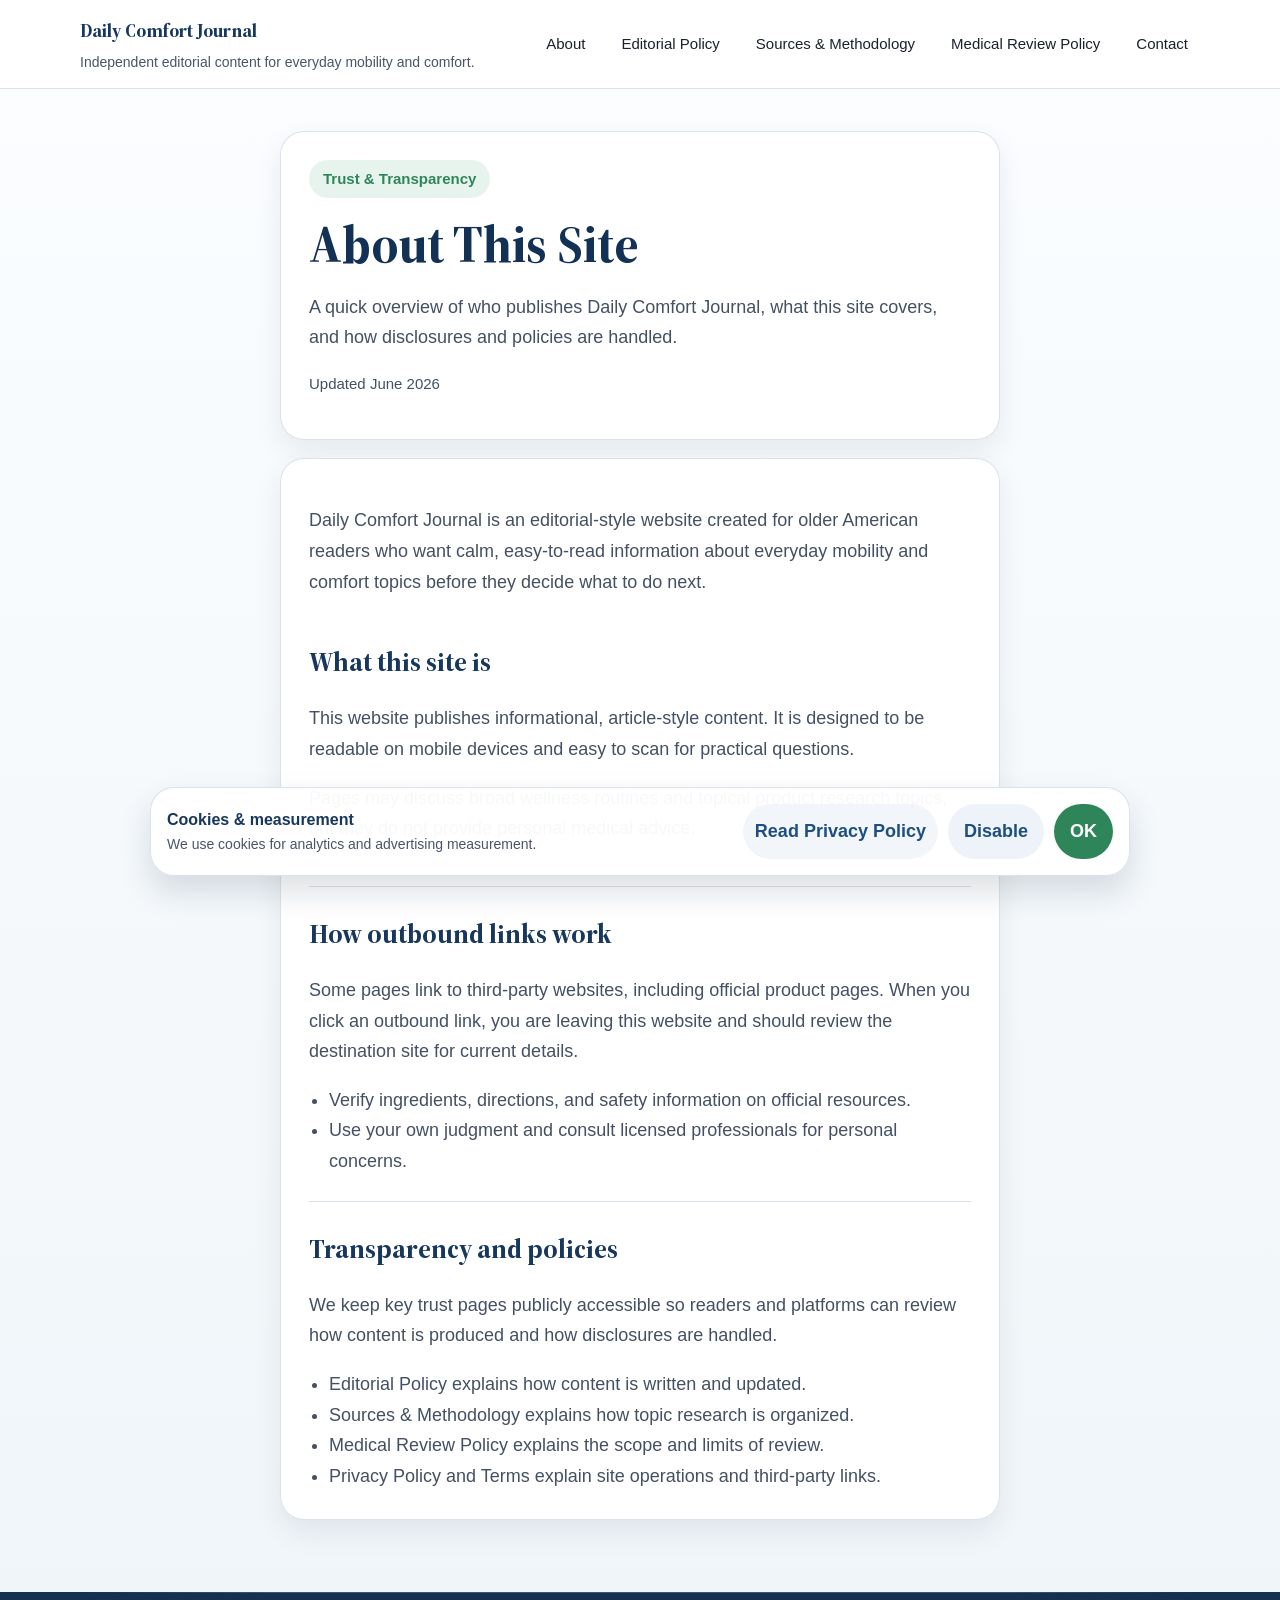
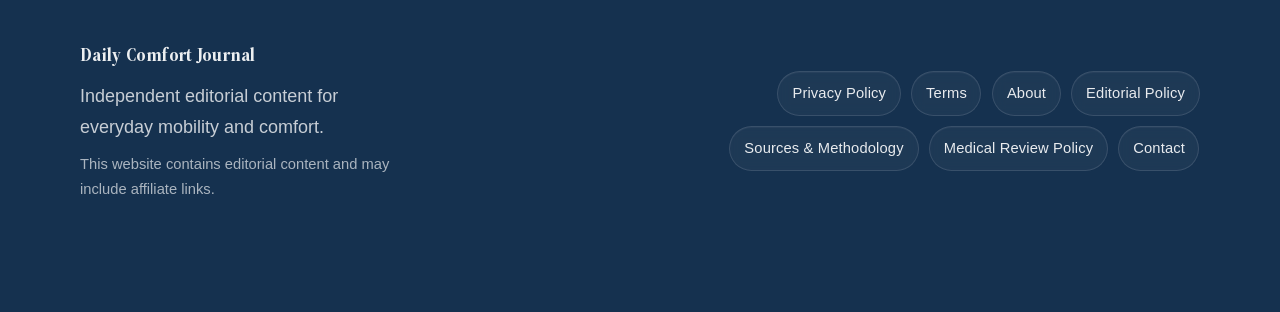
<file: about/index.html>
<!doctype html>
<html lang="en-US">
  <head>
    <meta charset="UTF-8" />
    <meta name="viewport" content="width=device-width, initial-scale=1.0" />
    <title>About This Site | Daily Comfort Journal</title>
    <meta name="description" content="A quick overview of who publishes Daily Comfort Journal, what this site covers, and how disclosures and policies are handled." />
    <meta name="robots" content="index,follow,max-image-preview:large" />
    <meta name="theme-color" content="#2b6cb0" />
    <link rel="icon" href="/favicon.ico" sizes="32x32" />
    <link rel="icon" href="/favicon.svg" type="image/svg+xml" />
    <link rel="apple-touch-icon" href="/apple-touch-icon.png" />
    <link rel="manifest" href="/site.webmanifest" />
    <link rel="canonical" href="https://dailycomfort.starnixon.com/about/" />
    <link rel="alternate" hreflang="en-US" href="https://dailycomfort.starnixon.com/about/" />
    <link rel="alternate" hreflang="x-default" href="https://dailycomfort.starnixon.com/about/" />
    <meta property="og:locale" content="en_US" />
    <meta property="og:type" content="website" />
    <meta property="og:site_name" content="Daily Comfort Journal" />
    <meta property="og:title" content="About This Site | Daily Comfort Journal" />
    <meta property="og:description" content="A quick overview of who publishes Daily Comfort Journal, what this site covers, and how disclosures and policies are handled." />
    <meta property="og:url" content="https://dailycomfort.starnixon.com/about/" />
    <meta property="og:image" content="https://dailycomfort.starnixon.com/assets/images/hero.webp" />
    <meta property="og:image:alt" content="Older woman walking comfortably outdoors on a bright path, illustrating everyday mobility." />
    <meta name="twitter:card" content="summary_large_image" />
    <meta name="twitter:title" content="About This Site | Daily Comfort Journal" />
    <meta name="twitter:description" content="A quick overview of who publishes Daily Comfort Journal, what this site covers, and how disclosures and policies are handled." />
    <meta name="twitter:image" content="https://dailycomfort.starnixon.com/assets/images/hero.webp" />
    <meta name="twitter:image:alt" content="Older woman walking comfortably outdoors on a bright path, illustrating everyday mobility." />
    <link rel="preload" href="/assets/fonts/source-serif-4/source-serif-4-display-600.woff2" as="font" type="font/woff2" />
    <link rel="preload" href="/assets/fonts/source-serif-4/source-serif-4-display-700.woff2" as="font" type="font/woff2" />
    <link rel="stylesheet" href="/assets/css/fonts.css?v=2" />
    <link rel="stylesheet" href="/assets/css/tokens.css?v=2" />
    <link rel="stylesheet" href="/assets/css/base.css?v=2" />
    <link rel="stylesheet" href="/assets/css/legal.css?v=2" />
    <script type="application/ld+json" data-schema="true">{"@context":"https://schema.org","@type":"Organization","name":"Daily Comfort Editorial","url":"https://dailycomfort.starnixon.com","sameAs":["https://dailycomfort.starnixon.com/about/","https://dailycomfort.starnixon.com/about-editorial-policy/","https://dailycomfort.starnixon.com/sources-methodology/","https://dailycomfort.starnixon.com/medical-review-policy/","https://dailycomfort.starnixon.com/contact/"]}</script>
    <script type="application/ld+json" data-schema="true">{"@context":"https://schema.org","@type":"BreadcrumbList","itemListElement":[{"@type":"ListItem","position":1,"name":"Home","item":"https://dailycomfort.starnixon.com/"},{"@type":"ListItem","position":2,"name":"About This Site","item":"https://dailycomfort.starnixon.com/about/"}]}</script>
    <script type="application/ld+json" data-schema="true">{"@context":"https://schema.org","@type":"WebPage","name":"About This Site","description":"A quick overview of who publishes Daily Comfort Journal, what this site covers, and how disclosures and policies are handled.","url":"https://dailycomfort.starnixon.com/about/","inLanguage":"en-US"}</script>
  </head>
  <body data-page="about">
    <a class="skip-link" href="#main-content">Skip to content</a>
    <div data-mount="header"><header class="site-header">
      <div class="site-header__inner">
        <a class="site-brand" href="/">
          <span class="site-brand__title">Daily Comfort Journal</span>
          <span class="site-brand__meta">Independent editorial content for everyday mobility and comfort.</span>
        </a>
        <nav class="site-nav" aria-label="Primary"><a href="/about/" aria-current="page">About</a><a href="/about-editorial-policy/">Editorial Policy</a><a href="/sources-methodology/">Sources &amp; Methodology</a><a href="/medical-review-policy/">Medical Review Policy</a><a href="/contact/">Contact</a></nav>
      </div>
    </header></div>
    <main id="main-content" class="page-shell">
      <div data-mount="legal-page">
        
            <section class="legal-hero content-shell">
              <div class="legal-hero__box card">
                <span class="section-label">Trust & Transparency</span>
                <h1>About This Site</h1>
                <p>A quick overview of who publishes Daily Comfort Journal, what this site covers, and how disclosures and policies are handled.</p>
                <p class="legal-meta">Updated June 2026</p>
              </div>
            </section>
            <section class="content-shell">
              <article class="legal-main card">
                <p>Daily Comfort Journal is an editorial-style website created for older American readers who want calm, easy-to-read information about everyday mobility and comfort topics before they decide what to do next.</p>
                
                <section>
                  <h2>What this site is</h2>
                  <p>This website publishes informational, article-style content. It is designed to be readable on mobile devices and easy to scan for practical questions.</p><p>Pages may discuss broad wellness routines and topical product research topics, but they do not provide personal medical advice.</p>
                  
                  
                </section>
              
                <section>
                  <h2>How outbound links work</h2>
                  <p>Some pages link to third-party websites, including official product pages. When you click an outbound link, you are leaving this website and should review the destination site for current details.</p>
                  <ul><li>Verify ingredients, directions, and safety information on official resources.</li><li>Use your own judgment and consult licensed professionals for personal concerns.</li></ul>
                  
                </section>
              
                <section>
                  <h2>Transparency and policies</h2>
                  <p>We keep key trust pages publicly accessible so readers and platforms can review how content is produced and how disclosures are handled.</p>
                  <ul><li>Editorial Policy explains how content is written and updated.</li><li>Sources & Methodology explains how topic research is organized.</li><li>Medical Review Policy explains the scope and limits of review.</li><li>Privacy Policy and Terms explain site operations and third-party links.</li></ul>
                  
                </section>
              
              </article>
            </section>
          
      </div>
    </main>
    <div data-mount="footer"><footer class="site-footer">
      <div class="site-footer__inner">
        <div class="site-footer__about">
          <p><strong>Daily Comfort Journal</strong></p>
          <p>Independent editorial content for everyday mobility and comfort.</p>
          <p>This website contains editorial content and may include affiliate links.</p>
        </div>
        <div class="legal-links" aria-label="Legal links"><a href="/privacy-policy/">Privacy Policy</a><a href="/terms/">Terms</a><a href="/about/">About</a><a href="/about-editorial-policy/">Editorial Policy</a><a href="/sources-methodology/">Sources &amp; Methodology</a><a href="/medical-review-policy/">Medical Review Policy</a><a href="/contact/">Contact</a></div>
      </div>
    </footer></div>
    <script type="module" src="/assets/js/pages/legal-page.js?v=2"></script>
  </body>
</html>
</file>
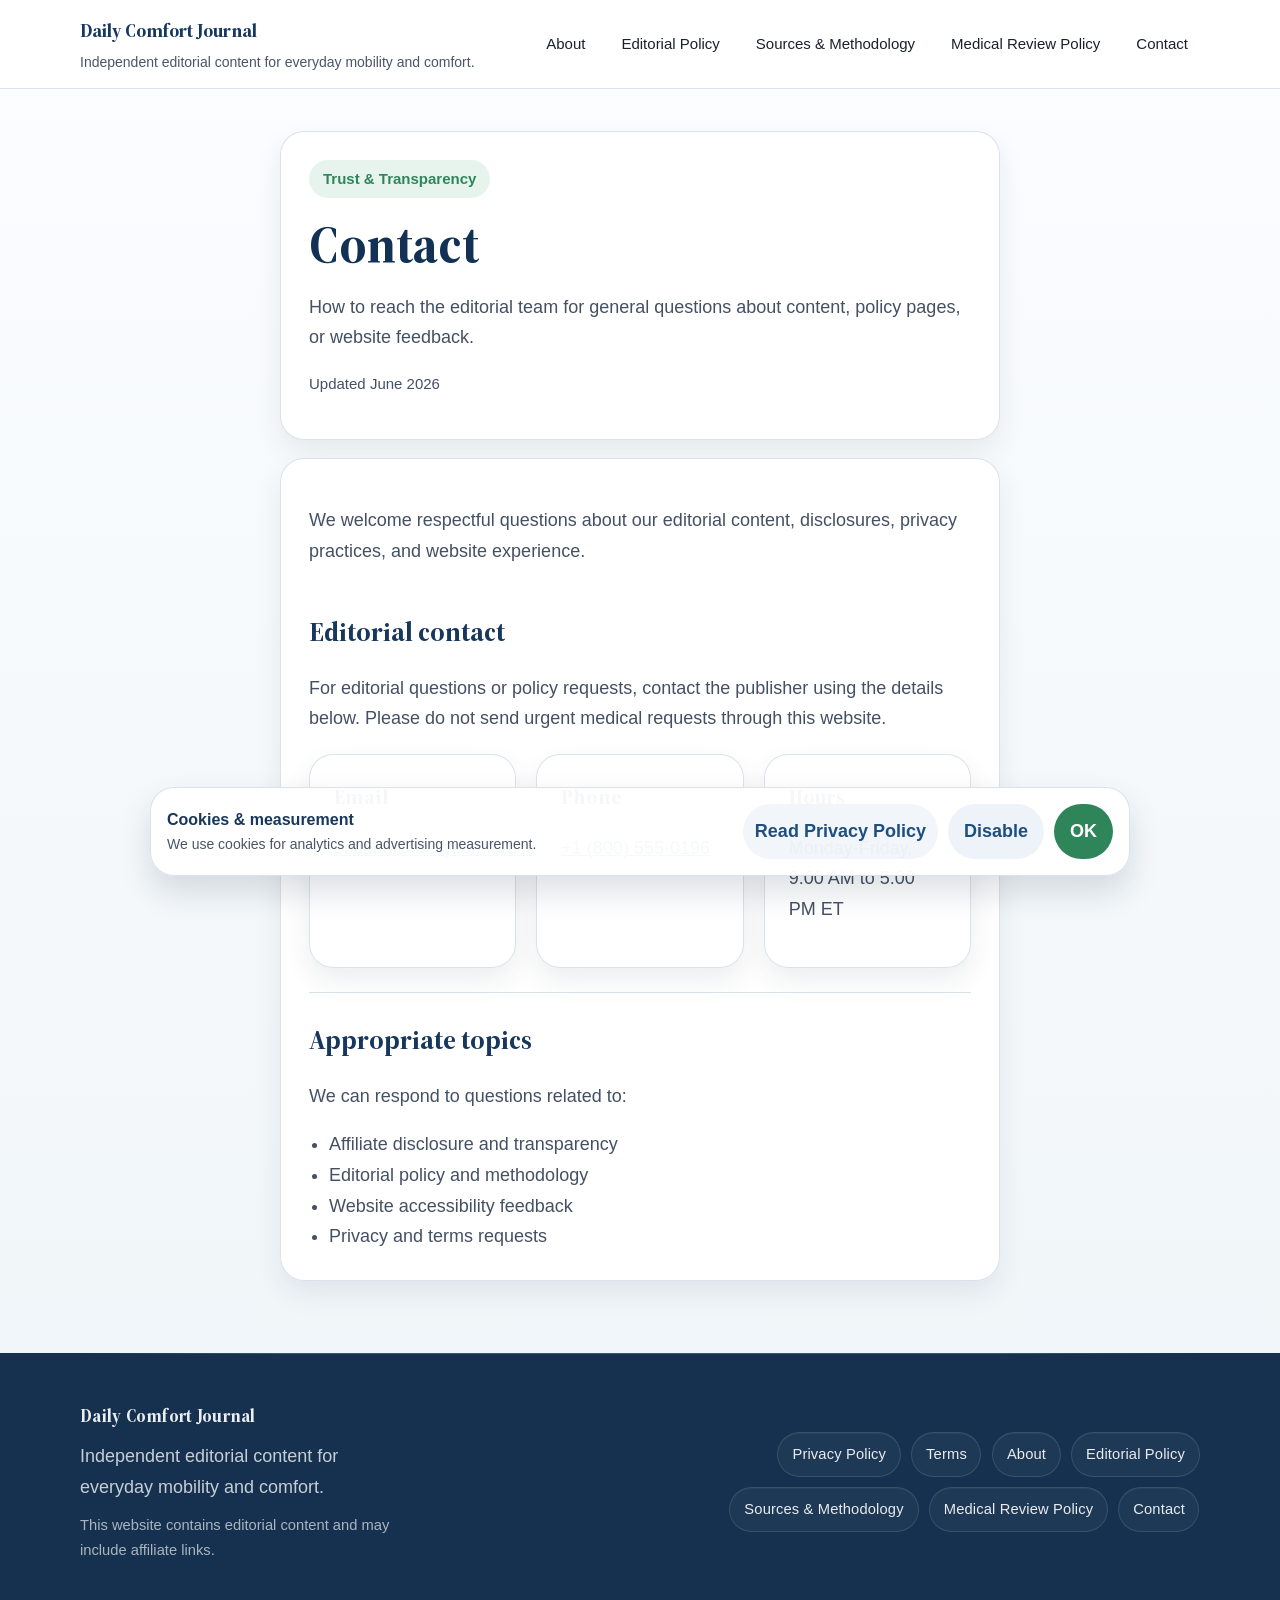
<file: contact/index.html>
<!doctype html>
<html lang="en-US">
  <head>
    <meta charset="UTF-8" />
    <meta name="viewport" content="width=device-width, initial-scale=1.0" />
    <title>Contact | Daily Comfort Journal</title>
    <meta name="description" content="How to reach the editorial team for general questions about content, policy pages, or website feedback." />
    <meta name="robots" content="index,follow,max-image-preview:large" />
    <meta name="theme-color" content="#2b6cb0" />
    <link rel="icon" href="/favicon.ico" sizes="32x32" />
    <link rel="icon" href="/favicon.svg" type="image/svg+xml" />
    <link rel="apple-touch-icon" href="/apple-touch-icon.png" />
    <link rel="manifest" href="/site.webmanifest" />
    <link rel="canonical" href="https://dailycomfort.starnixon.com/contact/" />
    <link rel="alternate" hreflang="en-US" href="https://dailycomfort.starnixon.com/contact/" />
    <link rel="alternate" hreflang="x-default" href="https://dailycomfort.starnixon.com/contact/" />
    <meta property="og:locale" content="en_US" />
    <meta property="og:type" content="website" />
    <meta property="og:site_name" content="Daily Comfort Journal" />
    <meta property="og:title" content="Contact | Daily Comfort Journal" />
    <meta property="og:description" content="How to reach the editorial team for general questions about content, policy pages, or website feedback." />
    <meta property="og:url" content="https://dailycomfort.starnixon.com/contact/" />
    <meta property="og:image" content="https://dailycomfort.starnixon.com/assets/images/hero.webp" />
    <meta property="og:image:alt" content="Older woman walking comfortably outdoors on a bright path, illustrating everyday mobility." />
    <meta name="twitter:card" content="summary_large_image" />
    <meta name="twitter:title" content="Contact | Daily Comfort Journal" />
    <meta name="twitter:description" content="How to reach the editorial team for general questions about content, policy pages, or website feedback." />
    <meta name="twitter:image" content="https://dailycomfort.starnixon.com/assets/images/hero.webp" />
    <meta name="twitter:image:alt" content="Older woman walking comfortably outdoors on a bright path, illustrating everyday mobility." />
    <link rel="preload" href="/assets/fonts/source-serif-4/source-serif-4-display-600.woff2" as="font" type="font/woff2" />
    <link rel="preload" href="/assets/fonts/source-serif-4/source-serif-4-display-700.woff2" as="font" type="font/woff2" />
    <link rel="stylesheet" href="/assets/css/fonts.css?v=2" />
    <link rel="stylesheet" href="/assets/css/tokens.css?v=2" />
    <link rel="stylesheet" href="/assets/css/base.css?v=2" />
    <link rel="stylesheet" href="/assets/css/legal.css?v=2" />
    <script type="application/ld+json" data-schema="true">{"@context":"https://schema.org","@type":"Organization","name":"Daily Comfort Editorial","url":"https://dailycomfort.starnixon.com","sameAs":["https://dailycomfort.starnixon.com/about/","https://dailycomfort.starnixon.com/about-editorial-policy/","https://dailycomfort.starnixon.com/sources-methodology/","https://dailycomfort.starnixon.com/medical-review-policy/","https://dailycomfort.starnixon.com/contact/"]}</script>
    <script type="application/ld+json" data-schema="true">{"@context":"https://schema.org","@type":"BreadcrumbList","itemListElement":[{"@type":"ListItem","position":1,"name":"Home","item":"https://dailycomfort.starnixon.com/"},{"@type":"ListItem","position":2,"name":"Contact","item":"https://dailycomfort.starnixon.com/contact/"}]}</script>
    <script type="application/ld+json" data-schema="true">{"@context":"https://schema.org","@type":"WebPage","name":"Contact","description":"How to reach the editorial team for general questions about content, policy pages, or website feedback.","url":"https://dailycomfort.starnixon.com/contact/","inLanguage":"en-US"}</script>
  </head>
  <body data-page="contact">
    <a class="skip-link" href="#main-content">Skip to content</a>
    <div data-mount="header"><header class="site-header">
      <div class="site-header__inner">
        <a class="site-brand" href="/">
          <span class="site-brand__title">Daily Comfort Journal</span>
          <span class="site-brand__meta">Independent editorial content for everyday mobility and comfort.</span>
        </a>
        <nav class="site-nav" aria-label="Primary"><a href="/about/">About</a><a href="/about-editorial-policy/">Editorial Policy</a><a href="/sources-methodology/">Sources &amp; Methodology</a><a href="/medical-review-policy/">Medical Review Policy</a><a href="/contact/" aria-current="page">Contact</a></nav>
      </div>
    </header></div>
    <main id="main-content" class="page-shell">
      <div data-mount="legal-page">
        
            <section class="legal-hero content-shell">
              <div class="legal-hero__box card">
                <span class="section-label">Trust & Transparency</span>
                <h1>Contact</h1>
                <p>How to reach the editorial team for general questions about content, policy pages, or website feedback.</p>
                <p class="legal-meta">Updated June 2026</p>
              </div>
            </section>
            <section class="content-shell">
              <article class="legal-main card">
                <p>We welcome respectful questions about our editorial content, disclosures, privacy practices, and website experience.</p>
                
                <section>
                  <h2>Editorial contact</h2>
                  <p>For editorial questions or policy requests, contact the publisher using the details below. Please do not send urgent medical requests through this website.</p>
                  
                  
                  <div class="contact-grid">
                    <article class="contact-card card">
                      <h3>Email</h3>
                      <p><a href="mailto:editorial@dailycomfort.starnixon.com">editorial@dailycomfort.starnixon.com</a></p>
                    </article>
                    <article class="contact-card card">
                      <h3>Phone</h3>
                      <p><a href="tel:+18005550196">+1 (800) 555-0196</a></p>
                    </article>
                    <article class="contact-card card">
                      <h3>Hours</h3>
                      <p>Monday-Friday, 9:00 AM to 5:00 PM ET</p>
                    </article>
                  </div>
                
                </section>
              
                <section>
                  <h2>Appropriate topics</h2>
                  <p>We can respond to questions related to:</p>
                  <ul><li>Affiliate disclosure and transparency</li><li>Editorial policy and methodology</li><li>Website accessibility feedback</li><li>Privacy and terms requests</li></ul>
                  
                </section>
              
              </article>
            </section>
          
      </div>
    </main>
    <div data-mount="footer"><footer class="site-footer">
      <div class="site-footer__inner">
        <div class="site-footer__about">
          <p><strong>Daily Comfort Journal</strong></p>
          <p>Independent editorial content for everyday mobility and comfort.</p>
          <p>This website contains editorial content and may include affiliate links.</p>
        </div>
        <div class="legal-links" aria-label="Legal links"><a href="/privacy-policy/">Privacy Policy</a><a href="/terms/">Terms</a><a href="/about/">About</a><a href="/about-editorial-policy/">Editorial Policy</a><a href="/sources-methodology/">Sources &amp; Methodology</a><a href="/medical-review-policy/">Medical Review Policy</a><a href="/contact/">Contact</a></div>
      </div>
    </footer></div>
    <script type="module" src="/assets/js/pages/legal-page.js?v=2"></script>
  </body>
</html>
</file>
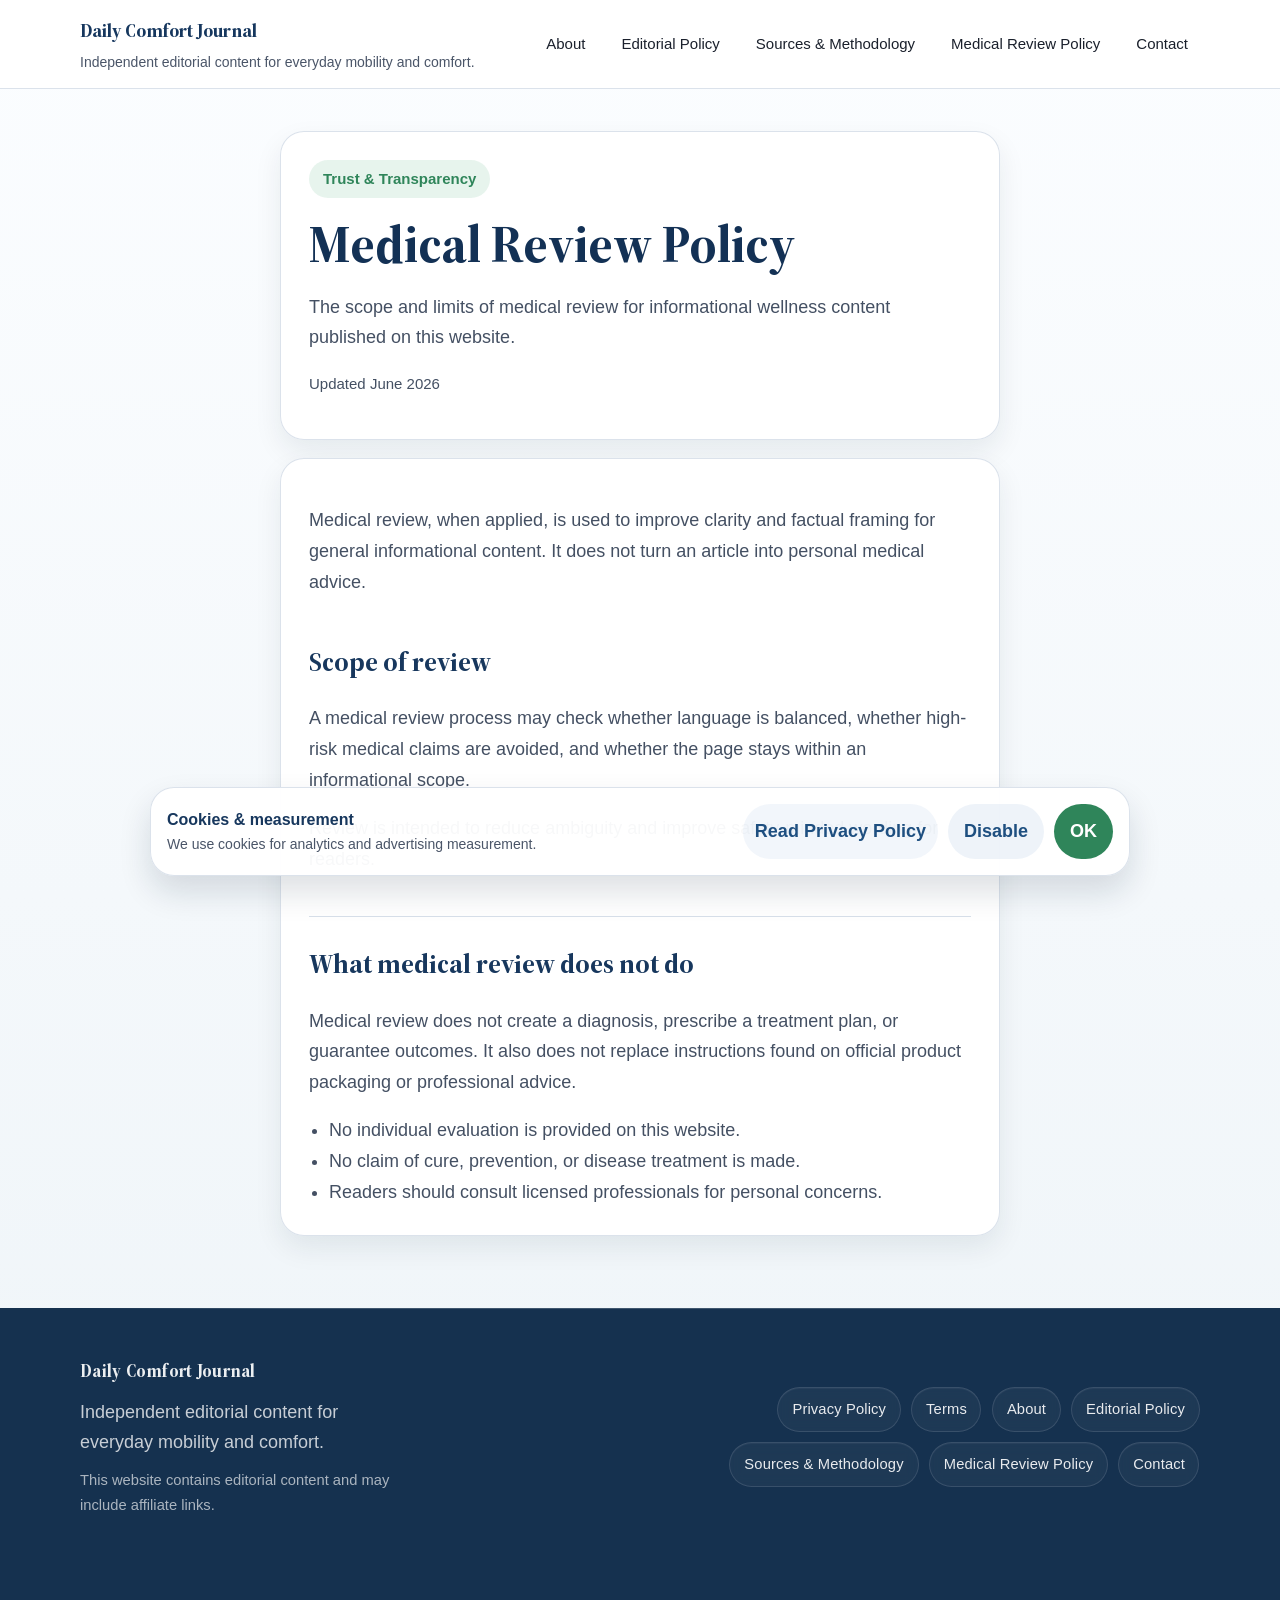
<file: medical-review-policy/index.html>
<!doctype html>
<html lang="en-US">
  <head>
    <meta charset="UTF-8" />
    <meta name="viewport" content="width=device-width, initial-scale=1.0" />
    <title>Medical Review Policy | Daily Comfort Journal</title>
    <meta name="description" content="The scope and limits of medical review for informational wellness content published on this website." />
    <meta name="robots" content="index,follow,max-image-preview:large" />
    <meta name="theme-color" content="#2b6cb0" />
    <link rel="icon" href="/favicon.ico" sizes="32x32" />
    <link rel="icon" href="/favicon.svg" type="image/svg+xml" />
    <link rel="apple-touch-icon" href="/apple-touch-icon.png" />
    <link rel="manifest" href="/site.webmanifest" />
    <link rel="canonical" href="https://dailycomfort.starnixon.com/medical-review-policy/" />
    <link rel="alternate" hreflang="en-US" href="https://dailycomfort.starnixon.com/medical-review-policy/" />
    <link rel="alternate" hreflang="x-default" href="https://dailycomfort.starnixon.com/medical-review-policy/" />
    <meta property="og:locale" content="en_US" />
    <meta property="og:type" content="website" />
    <meta property="og:site_name" content="Daily Comfort Journal" />
    <meta property="og:title" content="Medical Review Policy | Daily Comfort Journal" />
    <meta property="og:description" content="The scope and limits of medical review for informational wellness content published on this website." />
    <meta property="og:url" content="https://dailycomfort.starnixon.com/medical-review-policy/" />
    <meta property="og:image" content="https://dailycomfort.starnixon.com/assets/images/hero.webp" />
    <meta property="og:image:alt" content="Older woman walking comfortably outdoors on a bright path, illustrating everyday mobility." />
    <meta name="twitter:card" content="summary_large_image" />
    <meta name="twitter:title" content="Medical Review Policy | Daily Comfort Journal" />
    <meta name="twitter:description" content="The scope and limits of medical review for informational wellness content published on this website." />
    <meta name="twitter:image" content="https://dailycomfort.starnixon.com/assets/images/hero.webp" />
    <meta name="twitter:image:alt" content="Older woman walking comfortably outdoors on a bright path, illustrating everyday mobility." />
    <link rel="preload" href="/assets/fonts/source-serif-4/source-serif-4-display-600.woff2" as="font" type="font/woff2" />
    <link rel="preload" href="/assets/fonts/source-serif-4/source-serif-4-display-700.woff2" as="font" type="font/woff2" />
    <link rel="stylesheet" href="/assets/css/fonts.css?v=2" />
    <link rel="stylesheet" href="/assets/css/tokens.css?v=2" />
    <link rel="stylesheet" href="/assets/css/base.css?v=2" />
    <link rel="stylesheet" href="/assets/css/legal.css?v=2" />
    <script type="application/ld+json" data-schema="true">{"@context":"https://schema.org","@type":"Organization","name":"Daily Comfort Editorial","url":"https://dailycomfort.starnixon.com","sameAs":["https://dailycomfort.starnixon.com/about/","https://dailycomfort.starnixon.com/about-editorial-policy/","https://dailycomfort.starnixon.com/sources-methodology/","https://dailycomfort.starnixon.com/medical-review-policy/","https://dailycomfort.starnixon.com/contact/"]}</script>
    <script type="application/ld+json" data-schema="true">{"@context":"https://schema.org","@type":"BreadcrumbList","itemListElement":[{"@type":"ListItem","position":1,"name":"Home","item":"https://dailycomfort.starnixon.com/"},{"@type":"ListItem","position":2,"name":"Medical Review Policy","item":"https://dailycomfort.starnixon.com/medical-review-policy/"}]}</script>
    <script type="application/ld+json" data-schema="true">{"@context":"https://schema.org","@type":"WebPage","name":"Medical Review Policy","description":"The scope and limits of medical review for informational wellness content published on this website.","url":"https://dailycomfort.starnixon.com/medical-review-policy/","inLanguage":"en-US"}</script>
  </head>
  <body data-page="medical-review-policy">
    <a class="skip-link" href="#main-content">Skip to content</a>
    <div data-mount="header"><header class="site-header">
      <div class="site-header__inner">
        <a class="site-brand" href="/">
          <span class="site-brand__title">Daily Comfort Journal</span>
          <span class="site-brand__meta">Independent editorial content for everyday mobility and comfort.</span>
        </a>
        <nav class="site-nav" aria-label="Primary"><a href="/about/">About</a><a href="/about-editorial-policy/">Editorial Policy</a><a href="/sources-methodology/">Sources &amp; Methodology</a><a href="/medical-review-policy/" aria-current="page">Medical Review Policy</a><a href="/contact/">Contact</a></nav>
      </div>
    </header></div>
    <main id="main-content" class="page-shell">
      <div data-mount="legal-page">
        
            <section class="legal-hero content-shell">
              <div class="legal-hero__box card">
                <span class="section-label">Trust & Transparency</span>
                <h1>Medical Review Policy</h1>
                <p>The scope and limits of medical review for informational wellness content published on this website.</p>
                <p class="legal-meta">Updated June 2026</p>
              </div>
            </section>
            <section class="content-shell">
              <article class="legal-main card">
                <p>Medical review, when applied, is used to improve clarity and factual framing for general informational content. It does not turn an article into personal medical advice.</p>
                
                <section>
                  <h2>Scope of review</h2>
                  <p>A medical review process may check whether language is balanced, whether high-risk medical claims are avoided, and whether the page stays within an informational scope.</p><p>Review is intended to reduce ambiguity and improve safety-minded wording for readers.</p>
                  
                  
                </section>
              
                <section>
                  <h2>What medical review does not do</h2>
                  <p>Medical review does not create a diagnosis, prescribe a treatment plan, or guarantee outcomes. It also does not replace instructions found on official product packaging or professional advice.</p>
                  <ul><li>No individual evaluation is provided on this website.</li><li>No claim of cure, prevention, or disease treatment is made.</li><li>Readers should consult licensed professionals for personal concerns.</li></ul>
                  
                </section>
              
              </article>
            </section>
          
      </div>
    </main>
    <div data-mount="footer"><footer class="site-footer">
      <div class="site-footer__inner">
        <div class="site-footer__about">
          <p><strong>Daily Comfort Journal</strong></p>
          <p>Independent editorial content for everyday mobility and comfort.</p>
          <p>This website contains editorial content and may include affiliate links.</p>
        </div>
        <div class="legal-links" aria-label="Legal links"><a href="/privacy-policy/">Privacy Policy</a><a href="/terms/">Terms</a><a href="/about/">About</a><a href="/about-editorial-policy/">Editorial Policy</a><a href="/sources-methodology/">Sources &amp; Methodology</a><a href="/medical-review-policy/">Medical Review Policy</a><a href="/contact/">Contact</a></div>
      </div>
    </footer></div>
    <script type="module" src="/assets/js/pages/legal-page.js?v=2"></script>
  </body>
</html>
</file>
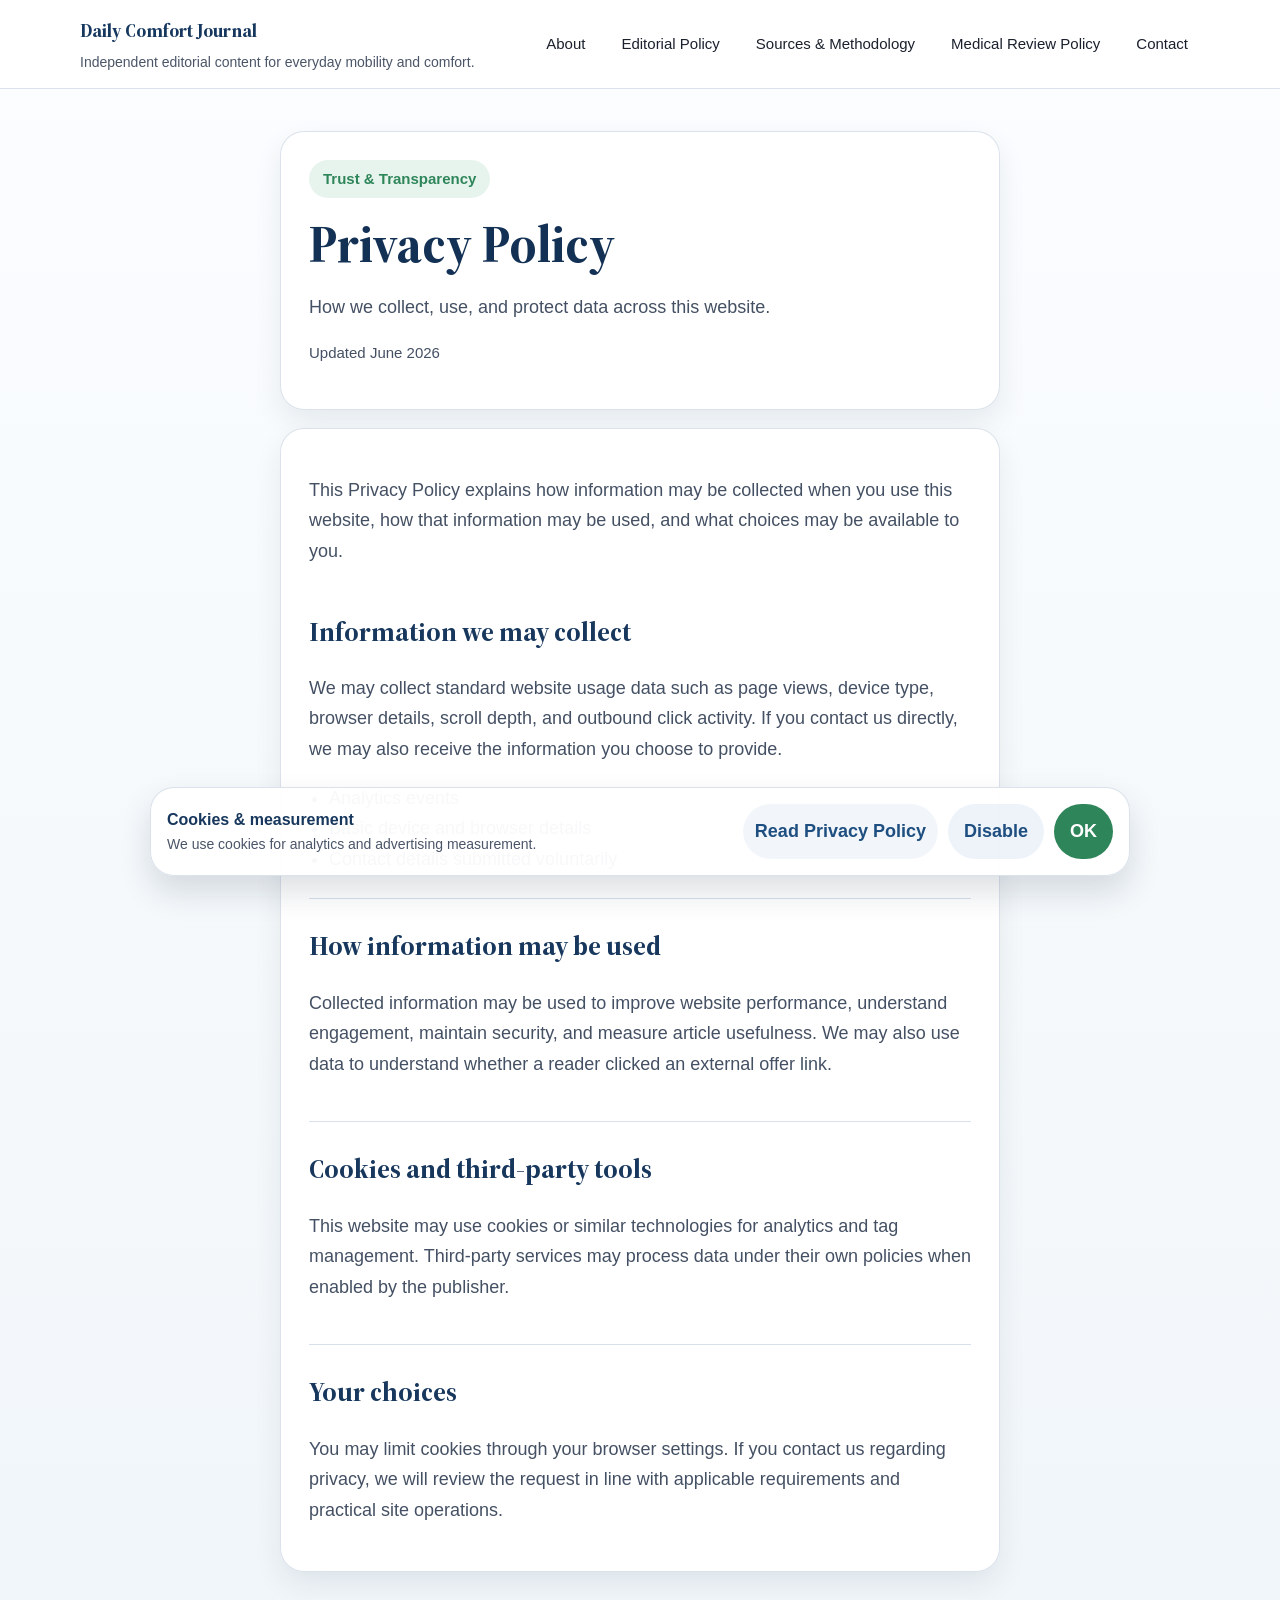
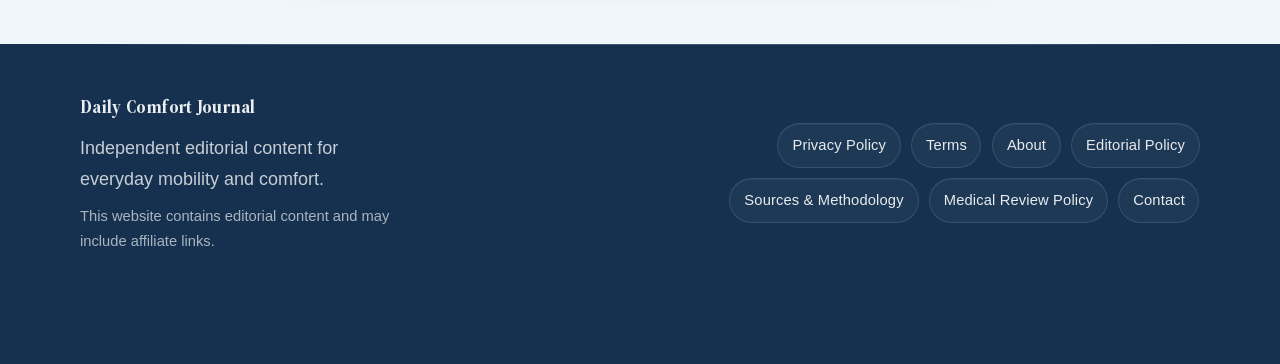
<file: privacy-policy/index.html>
<!doctype html>
<html lang="en-US">
  <head>
    <meta charset="UTF-8" />
    <meta name="viewport" content="width=device-width, initial-scale=1.0" />
    <title>Privacy Policy | Daily Comfort Journal</title>
    <meta name="description" content="How we collect, use, and protect data across this website." />
    <meta name="robots" content="index,follow,max-image-preview:large" />
    <meta name="theme-color" content="#2b6cb0" />
    <link rel="icon" href="/favicon.ico" sizes="32x32" />
    <link rel="icon" href="/favicon.svg" type="image/svg+xml" />
    <link rel="apple-touch-icon" href="/apple-touch-icon.png" />
    <link rel="manifest" href="/site.webmanifest" />
    <link rel="canonical" href="https://dailycomfort.starnixon.com/privacy-policy/" />
    <link rel="alternate" hreflang="en-US" href="https://dailycomfort.starnixon.com/privacy-policy/" />
    <link rel="alternate" hreflang="x-default" href="https://dailycomfort.starnixon.com/privacy-policy/" />
    <meta property="og:locale" content="en_US" />
    <meta property="og:type" content="website" />
    <meta property="og:site_name" content="Daily Comfort Journal" />
    <meta property="og:title" content="Privacy Policy | Daily Comfort Journal" />
    <meta property="og:description" content="How we collect, use, and protect data across this website." />
    <meta property="og:url" content="https://dailycomfort.starnixon.com/privacy-policy/" />
    <meta property="og:image" content="https://dailycomfort.starnixon.com/assets/images/hero.webp" />
    <meta property="og:image:alt" content="Older woman walking comfortably outdoors on a bright path, illustrating everyday mobility." />
    <meta name="twitter:card" content="summary_large_image" />
    <meta name="twitter:title" content="Privacy Policy | Daily Comfort Journal" />
    <meta name="twitter:description" content="How we collect, use, and protect data across this website." />
    <meta name="twitter:image" content="https://dailycomfort.starnixon.com/assets/images/hero.webp" />
    <meta name="twitter:image:alt" content="Older woman walking comfortably outdoors on a bright path, illustrating everyday mobility." />
    <link rel="preload" href="/assets/fonts/source-serif-4/source-serif-4-display-600.woff2" as="font" type="font/woff2" />
    <link rel="preload" href="/assets/fonts/source-serif-4/source-serif-4-display-700.woff2" as="font" type="font/woff2" />
    <link rel="stylesheet" href="/assets/css/fonts.css?v=2" />
    <link rel="stylesheet" href="/assets/css/tokens.css?v=2" />
    <link rel="stylesheet" href="/assets/css/base.css?v=2" />
    <link rel="stylesheet" href="/assets/css/legal.css?v=2" />
    <script type="application/ld+json" data-schema="true">{"@context":"https://schema.org","@type":"Organization","name":"Daily Comfort Editorial","url":"https://dailycomfort.starnixon.com","sameAs":["https://dailycomfort.starnixon.com/about/","https://dailycomfort.starnixon.com/about-editorial-policy/","https://dailycomfort.starnixon.com/sources-methodology/","https://dailycomfort.starnixon.com/medical-review-policy/","https://dailycomfort.starnixon.com/contact/"]}</script>
    <script type="application/ld+json" data-schema="true">{"@context":"https://schema.org","@type":"BreadcrumbList","itemListElement":[{"@type":"ListItem","position":1,"name":"Home","item":"https://dailycomfort.starnixon.com/"},{"@type":"ListItem","position":2,"name":"Privacy Policy","item":"https://dailycomfort.starnixon.com/privacy-policy/"}]}</script>
    <script type="application/ld+json" data-schema="true">{"@context":"https://schema.org","@type":"WebPage","name":"Privacy Policy","description":"How we collect, use, and protect data across this website.","url":"https://dailycomfort.starnixon.com/privacy-policy/","inLanguage":"en-US"}</script>
  </head>
  <body data-page="privacy-policy">
    <a class="skip-link" href="#main-content">Skip to content</a>
    <div data-mount="header"><header class="site-header">
      <div class="site-header__inner">
        <a class="site-brand" href="/">
          <span class="site-brand__title">Daily Comfort Journal</span>
          <span class="site-brand__meta">Independent editorial content for everyday mobility and comfort.</span>
        </a>
        <nav class="site-nav" aria-label="Primary"><a href="/about/">About</a><a href="/about-editorial-policy/">Editorial Policy</a><a href="/sources-methodology/">Sources &amp; Methodology</a><a href="/medical-review-policy/">Medical Review Policy</a><a href="/contact/">Contact</a></nav>
      </div>
    </header></div>
    <main id="main-content" class="page-shell">
      <div data-mount="legal-page">
        
            <section class="legal-hero content-shell">
              <div class="legal-hero__box card">
                <span class="section-label">Trust & Transparency</span>
                <h1>Privacy Policy</h1>
                <p>How we collect, use, and protect data across this website.</p>
                <p class="legal-meta">Updated June 2026</p>
              </div>
            </section>
            <section class="content-shell">
              <article class="legal-main card">
                <p>This Privacy Policy explains how information may be collected when you use this website, how that information may be used, and what choices may be available to you.</p>
                
                <section>
                  <h2>Information we may collect</h2>
                  <p>We may collect standard website usage data such as page views, device type, browser details, scroll depth, and outbound click activity. If you contact us directly, we may also receive the information you choose to provide.</p>
                  <ul><li>Analytics events</li><li>Basic device and browser details</li><li>Contact details submitted voluntarily</li></ul>
                  
                </section>
              
                <section>
                  <h2>How information may be used</h2>
                  <p>Collected information may be used to improve website performance, understand engagement, maintain security, and measure article usefulness. We may also use data to understand whether a reader clicked an external offer link.</p>
                  
                  
                </section>
              
                <section>
                  <h2>Cookies and third-party tools</h2>
                  <p>This website may use cookies or similar technologies for analytics and tag management. Third-party services may process data under their own policies when enabled by the publisher.</p>
                  
                  
                </section>
              
                <section>
                  <h2>Your choices</h2>
                  <p>You may limit cookies through your browser settings. If you contact us regarding privacy, we will review the request in line with applicable requirements and practical site operations.</p>
                  
                  
                </section>
              
              </article>
            </section>
          
      </div>
    </main>
    <div data-mount="footer"><footer class="site-footer">
      <div class="site-footer__inner">
        <div class="site-footer__about">
          <p><strong>Daily Comfort Journal</strong></p>
          <p>Independent editorial content for everyday mobility and comfort.</p>
          <p>This website contains editorial content and may include affiliate links.</p>
        </div>
        <div class="legal-links" aria-label="Legal links"><a href="/privacy-policy/">Privacy Policy</a><a href="/terms/">Terms</a><a href="/about/">About</a><a href="/about-editorial-policy/">Editorial Policy</a><a href="/sources-methodology/">Sources &amp; Methodology</a><a href="/medical-review-policy/">Medical Review Policy</a><a href="/contact/">Contact</a></div>
      </div>
    </footer></div>
    <script type="module" src="/assets/js/pages/legal-page.js?v=2"></script>
  </body>
</html>
</file>
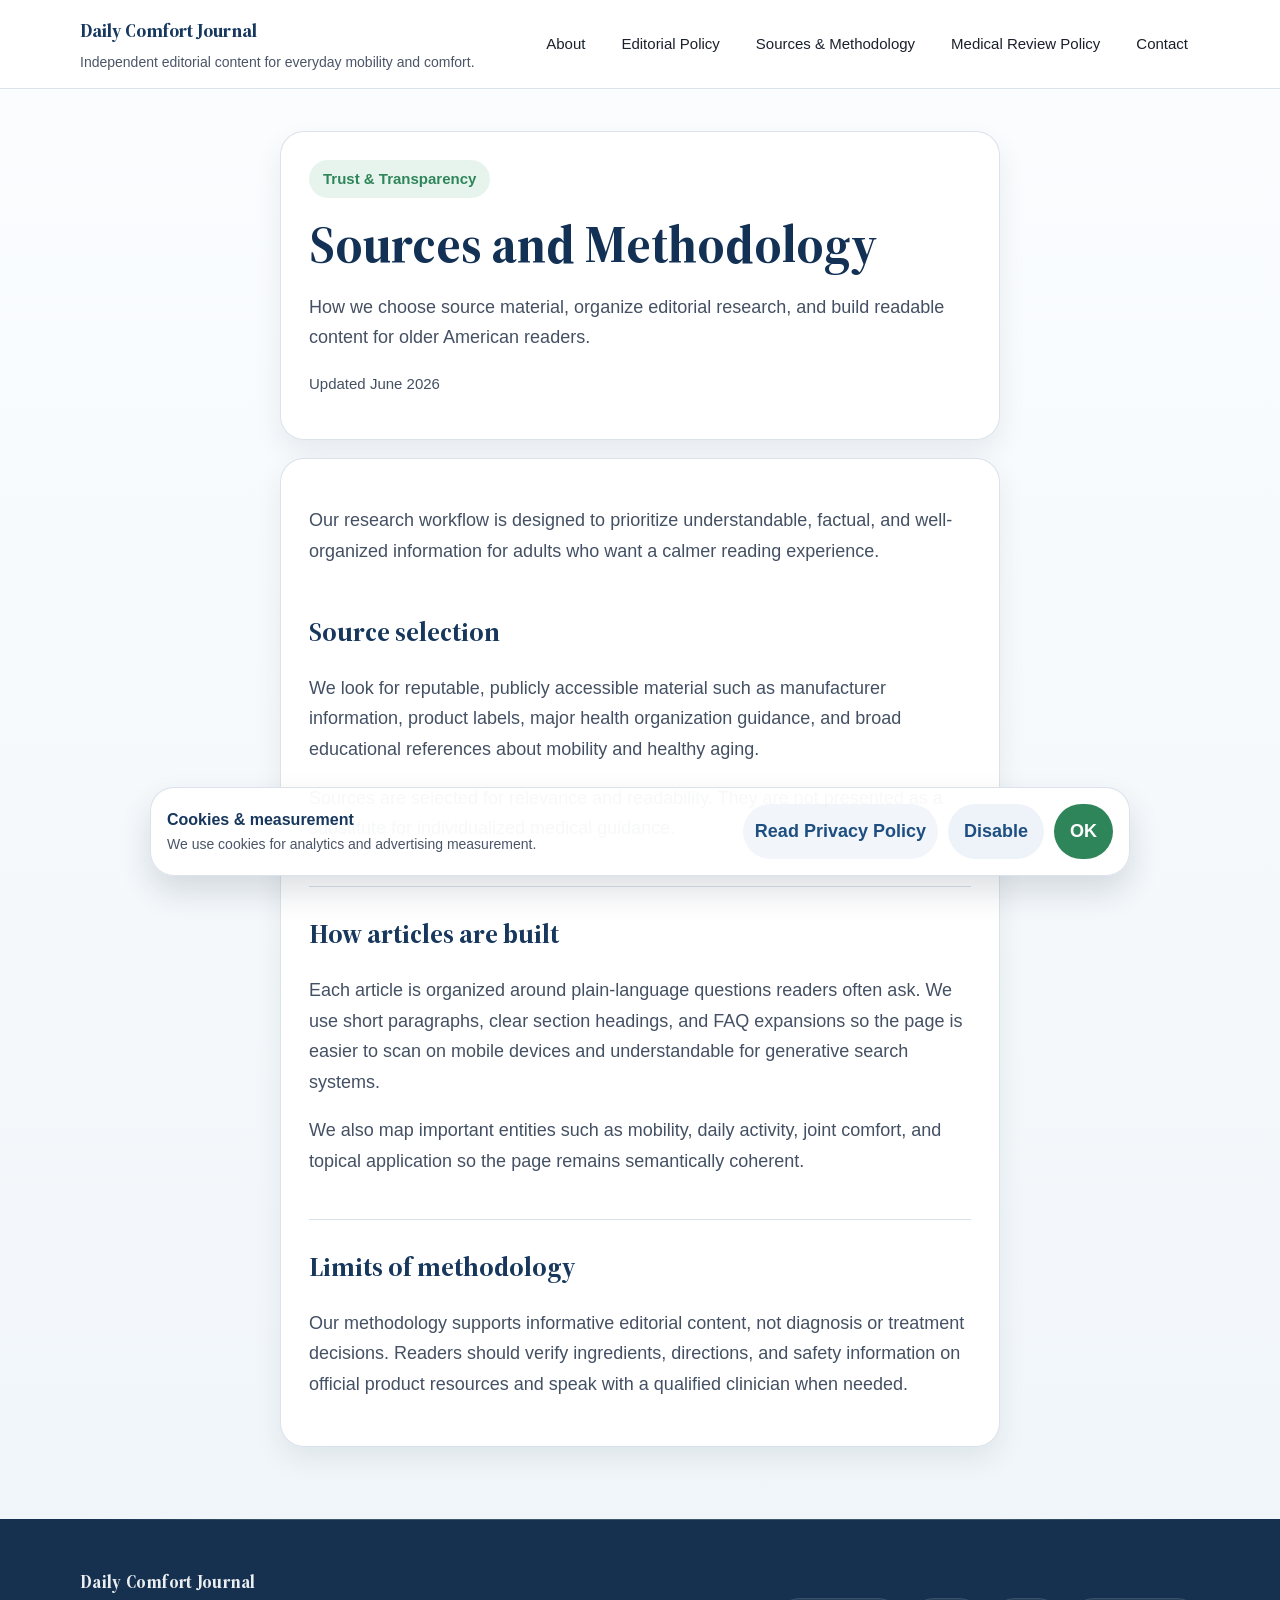
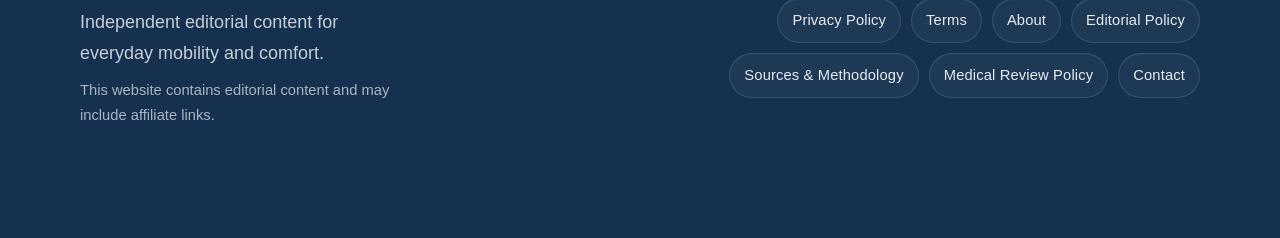
<file: sources-methodology/index.html>
<!doctype html>
<html lang="en-US">
  <head>
    <meta charset="UTF-8" />
    <meta name="viewport" content="width=device-width, initial-scale=1.0" />
    <title>Sources and Methodology | Daily Comfort Journal</title>
    <meta name="description" content="How we choose source material, organize editorial research, and build readable content for older American readers." />
    <meta name="robots" content="index,follow,max-image-preview:large" />
    <meta name="theme-color" content="#2b6cb0" />
    <link rel="icon" href="/favicon.ico" sizes="32x32" />
    <link rel="icon" href="/favicon.svg" type="image/svg+xml" />
    <link rel="apple-touch-icon" href="/apple-touch-icon.png" />
    <link rel="manifest" href="/site.webmanifest" />
    <link rel="canonical" href="https://dailycomfort.starnixon.com/sources-methodology/" />
    <link rel="alternate" hreflang="en-US" href="https://dailycomfort.starnixon.com/sources-methodology/" />
    <link rel="alternate" hreflang="x-default" href="https://dailycomfort.starnixon.com/sources-methodology/" />
    <meta property="og:locale" content="en_US" />
    <meta property="og:type" content="website" />
    <meta property="og:site_name" content="Daily Comfort Journal" />
    <meta property="og:title" content="Sources and Methodology | Daily Comfort Journal" />
    <meta property="og:description" content="How we choose source material, organize editorial research, and build readable content for older American readers." />
    <meta property="og:url" content="https://dailycomfort.starnixon.com/sources-methodology/" />
    <meta property="og:image" content="https://dailycomfort.starnixon.com/assets/images/hero.webp" />
    <meta property="og:image:alt" content="Older woman walking comfortably outdoors on a bright path, illustrating everyday mobility." />
    <meta name="twitter:card" content="summary_large_image" />
    <meta name="twitter:title" content="Sources and Methodology | Daily Comfort Journal" />
    <meta name="twitter:description" content="How we choose source material, organize editorial research, and build readable content for older American readers." />
    <meta name="twitter:image" content="https://dailycomfort.starnixon.com/assets/images/hero.webp" />
    <meta name="twitter:image:alt" content="Older woman walking comfortably outdoors on a bright path, illustrating everyday mobility." />
    <link rel="preload" href="/assets/fonts/source-serif-4/source-serif-4-display-600.woff2" as="font" type="font/woff2" />
    <link rel="preload" href="/assets/fonts/source-serif-4/source-serif-4-display-700.woff2" as="font" type="font/woff2" />
    <link rel="stylesheet" href="/assets/css/fonts.css?v=2" />
    <link rel="stylesheet" href="/assets/css/tokens.css?v=2" />
    <link rel="stylesheet" href="/assets/css/base.css?v=2" />
    <link rel="stylesheet" href="/assets/css/legal.css?v=2" />
    <script type="application/ld+json" data-schema="true">{"@context":"https://schema.org","@type":"Organization","name":"Daily Comfort Editorial","url":"https://dailycomfort.starnixon.com","sameAs":["https://dailycomfort.starnixon.com/about/","https://dailycomfort.starnixon.com/about-editorial-policy/","https://dailycomfort.starnixon.com/sources-methodology/","https://dailycomfort.starnixon.com/medical-review-policy/","https://dailycomfort.starnixon.com/contact/"]}</script>
    <script type="application/ld+json" data-schema="true">{"@context":"https://schema.org","@type":"BreadcrumbList","itemListElement":[{"@type":"ListItem","position":1,"name":"Home","item":"https://dailycomfort.starnixon.com/"},{"@type":"ListItem","position":2,"name":"Sources and Methodology","item":"https://dailycomfort.starnixon.com/sources-methodology/"}]}</script>
    <script type="application/ld+json" data-schema="true">{"@context":"https://schema.org","@type":"WebPage","name":"Sources and Methodology","description":"How we choose source material, organize editorial research, and build readable content for older American readers.","url":"https://dailycomfort.starnixon.com/sources-methodology/","inLanguage":"en-US"}</script>
  </head>
  <body data-page="sources-methodology">
    <a class="skip-link" href="#main-content">Skip to content</a>
    <div data-mount="header"><header class="site-header">
      <div class="site-header__inner">
        <a class="site-brand" href="/">
          <span class="site-brand__title">Daily Comfort Journal</span>
          <span class="site-brand__meta">Independent editorial content for everyday mobility and comfort.</span>
        </a>
        <nav class="site-nav" aria-label="Primary"><a href="/about/">About</a><a href="/about-editorial-policy/">Editorial Policy</a><a href="/sources-methodology/" aria-current="page">Sources &amp; Methodology</a><a href="/medical-review-policy/">Medical Review Policy</a><a href="/contact/">Contact</a></nav>
      </div>
    </header></div>
    <main id="main-content" class="page-shell">
      <div data-mount="legal-page">
        
            <section class="legal-hero content-shell">
              <div class="legal-hero__box card">
                <span class="section-label">Trust & Transparency</span>
                <h1>Sources and Methodology</h1>
                <p>How we choose source material, organize editorial research, and build readable content for older American readers.</p>
                <p class="legal-meta">Updated June 2026</p>
              </div>
            </section>
            <section class="content-shell">
              <article class="legal-main card">
                <p>Our research workflow is designed to prioritize understandable, factual, and well-organized information for adults who want a calmer reading experience.</p>
                
                <section>
                  <h2>Source selection</h2>
                  <p>We look for reputable, publicly accessible material such as manufacturer information, product labels, major health organization guidance, and broad educational references about mobility and healthy aging.</p><p>Sources are selected for relevance and readability. They are not presented as a substitute for individualized medical guidance.</p>
                  
                  
                </section>
              
                <section>
                  <h2>How articles are built</h2>
                  <p>Each article is organized around plain-language questions readers often ask. We use short paragraphs, clear section headings, and FAQ expansions so the page is easier to scan on mobile devices and understandable for generative search systems.</p><p>We also map important entities such as mobility, daily activity, joint comfort, and topical application so the page remains semantically coherent.</p>
                  
                  
                </section>
              
                <section>
                  <h2>Limits of methodology</h2>
                  <p>Our methodology supports informative editorial content, not diagnosis or treatment decisions. Readers should verify ingredients, directions, and safety information on official product resources and speak with a qualified clinician when needed.</p>
                  
                  
                </section>
              
              </article>
            </section>
          
      </div>
    </main>
    <div data-mount="footer"><footer class="site-footer">
      <div class="site-footer__inner">
        <div class="site-footer__about">
          <p><strong>Daily Comfort Journal</strong></p>
          <p>Independent editorial content for everyday mobility and comfort.</p>
          <p>This website contains editorial content and may include affiliate links.</p>
        </div>
        <div class="legal-links" aria-label="Legal links"><a href="/privacy-policy/">Privacy Policy</a><a href="/terms/">Terms</a><a href="/about/">About</a><a href="/about-editorial-policy/">Editorial Policy</a><a href="/sources-methodology/">Sources &amp; Methodology</a><a href="/medical-review-policy/">Medical Review Policy</a><a href="/contact/">Contact</a></div>
      </div>
    </footer></div>
    <script type="module" src="/assets/js/pages/legal-page.js?v=2"></script>
  </body>
</html>
</file>
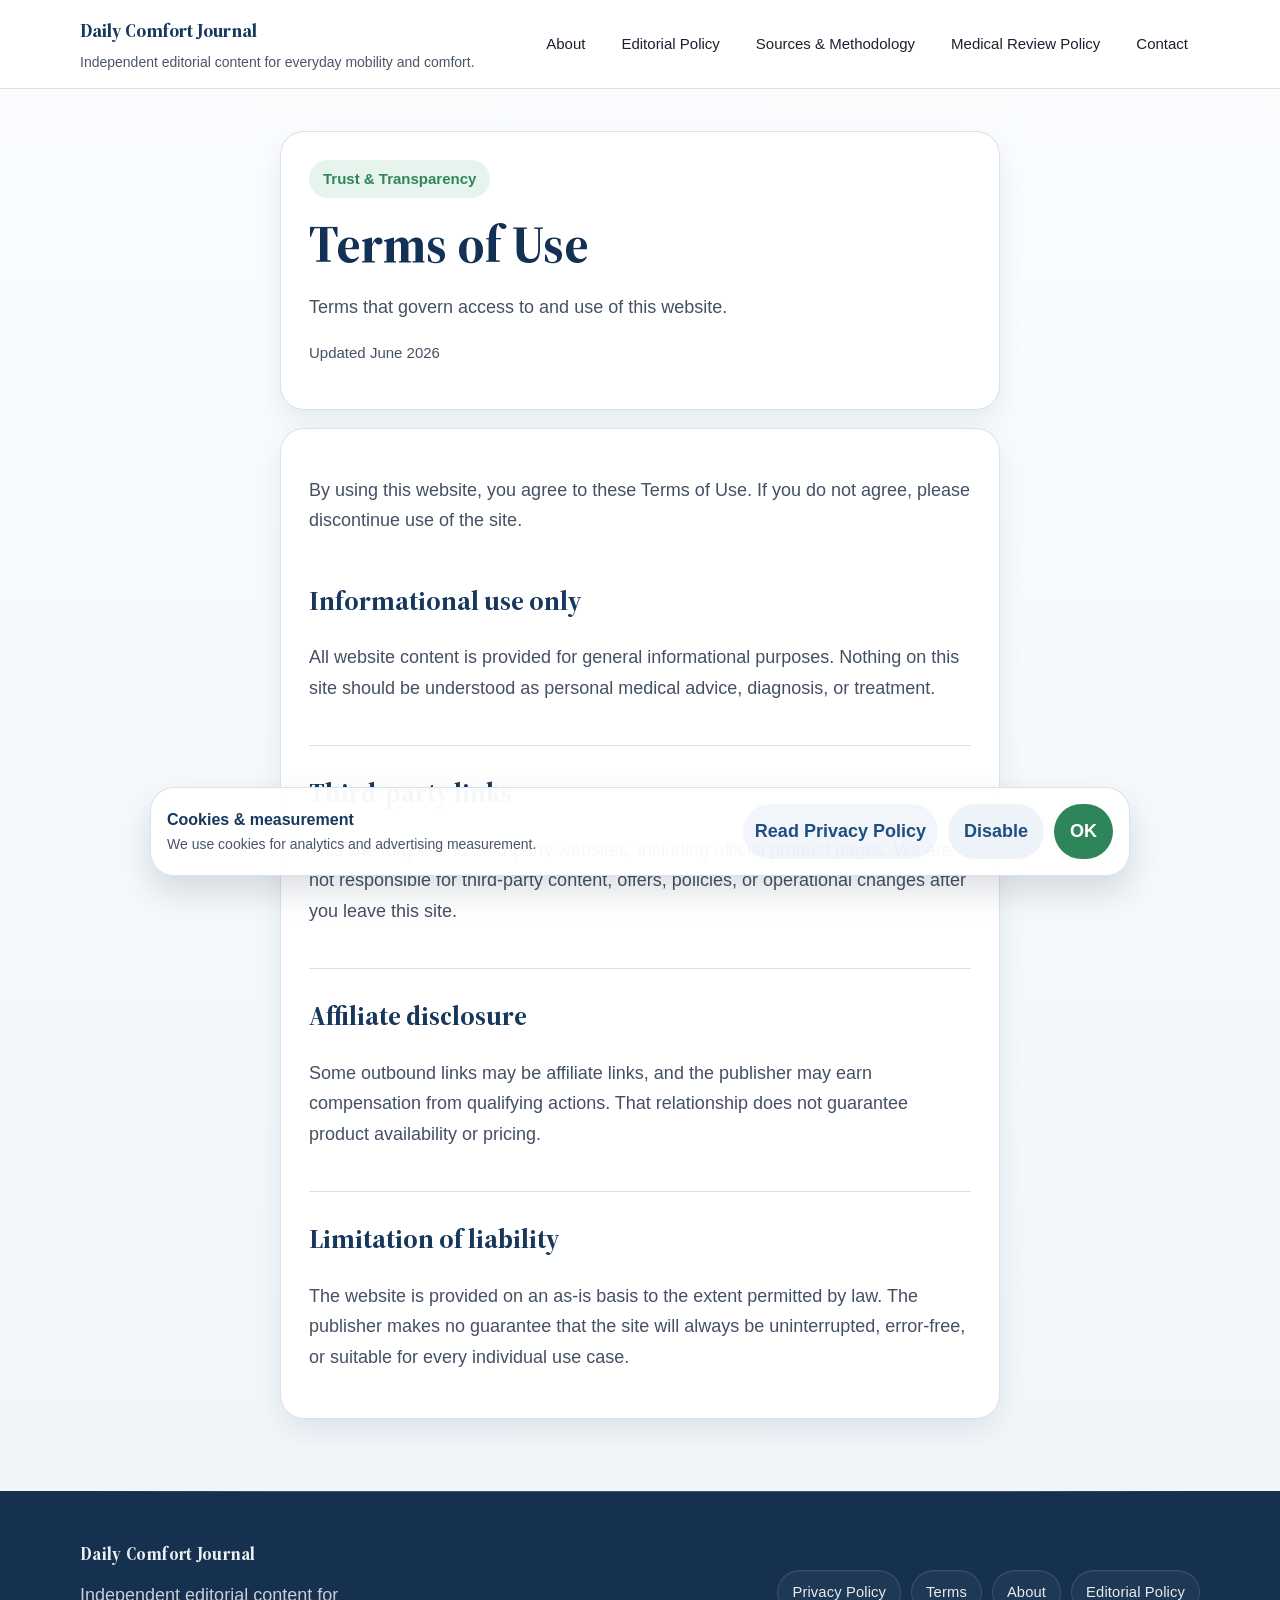
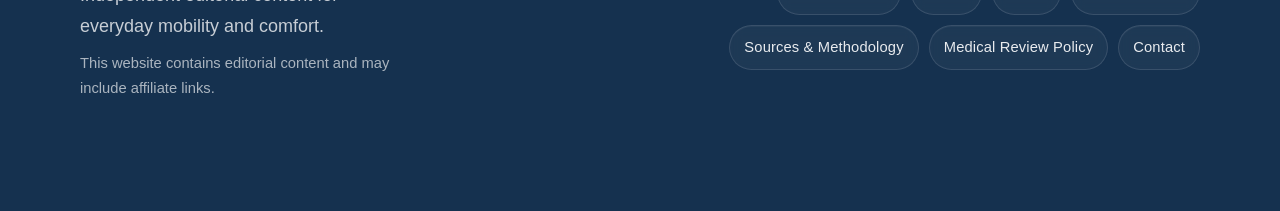
<file: terms/index.html>
<!doctype html>
<html lang="en-US">
  <head>
    <meta charset="UTF-8" />
    <meta name="viewport" content="width=device-width, initial-scale=1.0" />
    <title>Terms of Use | Daily Comfort Journal</title>
    <meta name="description" content="Terms that govern access to and use of this website." />
    <meta name="robots" content="index,follow,max-image-preview:large" />
    <meta name="theme-color" content="#2b6cb0" />
    <link rel="icon" href="/favicon.ico" sizes="32x32" />
    <link rel="icon" href="/favicon.svg" type="image/svg+xml" />
    <link rel="apple-touch-icon" href="/apple-touch-icon.png" />
    <link rel="manifest" href="/site.webmanifest" />
    <link rel="canonical" href="https://dailycomfort.starnixon.com/terms/" />
    <link rel="alternate" hreflang="en-US" href="https://dailycomfort.starnixon.com/terms/" />
    <link rel="alternate" hreflang="x-default" href="https://dailycomfort.starnixon.com/terms/" />
    <meta property="og:locale" content="en_US" />
    <meta property="og:type" content="website" />
    <meta property="og:site_name" content="Daily Comfort Journal" />
    <meta property="og:title" content="Terms of Use | Daily Comfort Journal" />
    <meta property="og:description" content="Terms that govern access to and use of this website." />
    <meta property="og:url" content="https://dailycomfort.starnixon.com/terms/" />
    <meta property="og:image" content="https://dailycomfort.starnixon.com/assets/images/hero.webp" />
    <meta property="og:image:alt" content="Older woman walking comfortably outdoors on a bright path, illustrating everyday mobility." />
    <meta name="twitter:card" content="summary_large_image" />
    <meta name="twitter:title" content="Terms of Use | Daily Comfort Journal" />
    <meta name="twitter:description" content="Terms that govern access to and use of this website." />
    <meta name="twitter:image" content="https://dailycomfort.starnixon.com/assets/images/hero.webp" />
    <meta name="twitter:image:alt" content="Older woman walking comfortably outdoors on a bright path, illustrating everyday mobility." />
    <link rel="preload" href="/assets/fonts/source-serif-4/source-serif-4-display-600.woff2" as="font" type="font/woff2" />
    <link rel="preload" href="/assets/fonts/source-serif-4/source-serif-4-display-700.woff2" as="font" type="font/woff2" />
    <link rel="stylesheet" href="/assets/css/fonts.css?v=2" />
    <link rel="stylesheet" href="/assets/css/tokens.css?v=2" />
    <link rel="stylesheet" href="/assets/css/base.css?v=2" />
    <link rel="stylesheet" href="/assets/css/legal.css?v=2" />
    <script type="application/ld+json" data-schema="true">{"@context":"https://schema.org","@type":"Organization","name":"Daily Comfort Editorial","url":"https://dailycomfort.starnixon.com","sameAs":["https://dailycomfort.starnixon.com/about/","https://dailycomfort.starnixon.com/about-editorial-policy/","https://dailycomfort.starnixon.com/sources-methodology/","https://dailycomfort.starnixon.com/medical-review-policy/","https://dailycomfort.starnixon.com/contact/"]}</script>
    <script type="application/ld+json" data-schema="true">{"@context":"https://schema.org","@type":"BreadcrumbList","itemListElement":[{"@type":"ListItem","position":1,"name":"Home","item":"https://dailycomfort.starnixon.com/"},{"@type":"ListItem","position":2,"name":"Terms of Use","item":"https://dailycomfort.starnixon.com/terms/"}]}</script>
    <script type="application/ld+json" data-schema="true">{"@context":"https://schema.org","@type":"WebPage","name":"Terms of Use","description":"Terms that govern access to and use of this website.","url":"https://dailycomfort.starnixon.com/terms/","inLanguage":"en-US"}</script>
  </head>
  <body data-page="terms">
    <a class="skip-link" href="#main-content">Skip to content</a>
    <div data-mount="header"><header class="site-header">
      <div class="site-header__inner">
        <a class="site-brand" href="/">
          <span class="site-brand__title">Daily Comfort Journal</span>
          <span class="site-brand__meta">Independent editorial content for everyday mobility and comfort.</span>
        </a>
        <nav class="site-nav" aria-label="Primary"><a href="/about/">About</a><a href="/about-editorial-policy/">Editorial Policy</a><a href="/sources-methodology/">Sources &amp; Methodology</a><a href="/medical-review-policy/">Medical Review Policy</a><a href="/contact/">Contact</a></nav>
      </div>
    </header></div>
    <main id="main-content" class="page-shell">
      <div data-mount="legal-page">
        
            <section class="legal-hero content-shell">
              <div class="legal-hero__box card">
                <span class="section-label">Trust & Transparency</span>
                <h1>Terms of Use</h1>
                <p>Terms that govern access to and use of this website.</p>
                <p class="legal-meta">Updated June 2026</p>
              </div>
            </section>
            <section class="content-shell">
              <article class="legal-main card">
                <p>By using this website, you agree to these Terms of Use. If you do not agree, please discontinue use of the site.</p>
                
                <section>
                  <h2>Informational use only</h2>
                  <p>All website content is provided for general informational purposes. Nothing on this site should be understood as personal medical advice, diagnosis, or treatment.</p>
                  
                  
                </section>
              
                <section>
                  <h2>Third-party links</h2>
                  <p>This site may link to third-party websites, including official product pages. We are not responsible for third-party content, offers, policies, or operational changes after you leave this site.</p>
                  
                  
                </section>
              
                <section>
                  <h2>Affiliate disclosure</h2>
                  <p>Some outbound links may be affiliate links, and the publisher may earn compensation from qualifying actions. That relationship does not guarantee product availability or pricing.</p>
                  
                  
                </section>
              
                <section>
                  <h2>Limitation of liability</h2>
                  <p>The website is provided on an as-is basis to the extent permitted by law. The publisher makes no guarantee that the site will always be uninterrupted, error-free, or suitable for every individual use case.</p>
                  
                  
                </section>
              
              </article>
            </section>
          
      </div>
    </main>
    <div data-mount="footer"><footer class="site-footer">
      <div class="site-footer__inner">
        <div class="site-footer__about">
          <p><strong>Daily Comfort Journal</strong></p>
          <p>Independent editorial content for everyday mobility and comfort.</p>
          <p>This website contains editorial content and may include affiliate links.</p>
        </div>
        <div class="legal-links" aria-label="Legal links"><a href="/privacy-policy/">Privacy Policy</a><a href="/terms/">Terms</a><a href="/about/">About</a><a href="/about-editorial-policy/">Editorial Policy</a><a href="/sources-methodology/">Sources &amp; Methodology</a><a href="/medical-review-policy/">Medical Review Policy</a><a href="/contact/">Contact</a></div>
      </div>
    </footer></div>
    <script type="module" src="/assets/js/pages/legal-page.js?v=2"></script>
  </body>
</html>
</file>
<file: assets/css/fonts.css>
@font-face {
  font-family: "Source Serif 4";
  font-style: normal;
  font-weight: 600;
  font-display: swap;
  src: url("/assets/fonts/source-serif-4/source-serif-4-display-600.woff2") format("woff2");
}

@font-face {
  font-family: "Source Serif 4";
  font-style: normal;
  font-weight: 700;
  font-display: swap;
  src: url("/assets/fonts/source-serif-4/source-serif-4-display-700.woff2") format("woff2");
}
</file>
<file: assets/css/tokens.css>
:root {
  --color-primary: #2b6cb0;
  --color-primary-dark: #1e4f80;
  --color-secondary: #4a5568;
  --color-accent: #38a169;
  --color-accent-dark: #2f855a;
  --color-text: #1a202c;
  --color-text-soft: #445063;
  --color-background: #f5f8fb;
  --color-surface: #ffffff;
  --color-surface-muted: #edf2f7;
  --color-border: #d8e0ea;
  --color-shadow: rgba(15, 35, 55, 0.08);
  --font-body: "Segoe UI", "Helvetica Neue", Arial, sans-serif;
  --font-heading: "Source Serif 4", Georgia, "Times New Roman", serif;
  --font-size-body: 18px;
  --font-size-small: 16px;
  --font-size-lead: 21px;
  --font-size-h1: clamp(2.1rem, 5.3vw, 3.25rem);
  --font-size-h2: clamp(1.75rem, 5vw, 2.6rem);
  --font-size-h3: clamp(1.25rem, 4vw, 1.7rem);
  --line-height-body: 1.7;
  --line-height-heading: 1.15;
  --radius-sm: 14px;
  --radius-md: 24px;
  --radius-pill: 999px;
  --space-2: 8px;
  --space-3: 12px;
  --space-4: 16px;
  --space-6: 24px;
  --space-8: 32px;
  --space-10: 40px;
  --space-12: 48px;
  --space-16: 64px;
  --content-width: 720px;
  --content-wide: 1120px;
  --transition-base: 180ms ease;
}
</file>
<file: assets/css/base.css>
html {
  scroll-behavior: smooth;
}

* {
  box-sizing: border-box;
}

body {
  margin: 0;
  font-family: var(--font-body);
  font-size: var(--font-size-body);
  line-height: var(--line-height-body);
  color: var(--color-text);
  background: linear-gradient(180deg, #fbfdff 0%, #f4f8fb 55%, #eef4f8 100%);
}

a {
  color: var(--color-primary-dark);
}

a:hover {
  color: var(--color-primary);
}

img {
  display: block;
  max-width: 100%;
  height: auto;
}

button,
a.button-link {
  min-height: 48px;
}

button,
input,
textarea {
  font: inherit;
}

:focus-visible {
  outline: 3px solid rgba(43, 108, 176, 0.4);
  outline-offset: 3px;
}

.skip-link {
  position: absolute;
  left: 16px;
  top: -56px;
  z-index: 1000;
  padding: 12px 18px;
  border-radius: var(--radius-pill);
  background: var(--color-primary);
  color: #fff;
  text-decoration: none;
  transition: top var(--transition-base);
}

.skip-link:focus {
  top: 12px;
}

.page-shell {
  width: min(calc(100% - 32px), var(--content-wide));
  margin: 0 auto;
}

.content-shell {
  width: min(100%, var(--content-width));
  margin: 0 auto;
}

.section-label {
  display: inline-flex;
  align-items: center;
  gap: 8px;
  padding: 6px 14px;
  border-radius: var(--radius-pill);
  background: rgba(56, 161, 105, 0.12);
  color: var(--color-accent-dark);
  font-size: 15px;
  font-weight: 700;
}

.section-title {
  margin: 16px 0 12px;
  font-family: var(--font-heading);
  font-size: var(--font-size-h2);
  line-height: var(--line-height-heading);
  color: #133155;
}

.section-copy {
  color: var(--color-text-soft);
}

.card {
  background: rgba(255, 255, 255, 0.96);
  border: 1px solid rgba(216, 224, 234, 0.92);
  border-radius: var(--radius-md);
  box-shadow: 0 12px 28px var(--color-shadow);
}

main {
  padding-bottom: 72px;
}

.site-header {
  position: sticky;
  top: 0;
  z-index: 50;
  background: rgba(255, 255, 255, 0.92);
  border-bottom: 1px solid rgba(216, 224, 234, 0.92);
}

.site-header__inner,
.site-footer__inner {
  display: flex;
  align-items: center;
  justify-content: space-between;
  gap: 16px;
  width: min(calc(100% - 32px), var(--content-wide));
  margin: 0 auto;
}

.site-header__inner {
  padding: 14px 0;
}

.site-footer__inner {
  align-items: flex-start;
  gap: 28px;
}

.site-brand {
  display: inline-flex;
  flex-direction: column;
  gap: 4px;
  color: inherit;
  text-decoration: none;
}

.site-brand__title {
  font-family: var(--font-heading);
  font-size: 1.2rem;
  font-weight: 700;
  color: #16375e;
}

.site-brand__meta {
  font-size: 14px;
  color: var(--color-secondary);
}

.site-nav,
.legal-links,
.info-chip-row {
  display: flex;
  flex-wrap: wrap;
  gap: 12px;
}

.site-nav a,
.legal-links a {
  color: var(--color-text);
  text-decoration: none;
  font-size: 15px;
  padding: 10px 12px;
  border-radius: var(--radius-pill);
  transition: background var(--transition-base), color var(--transition-base);
}

.site-nav a:hover,
.legal-links a:hover {
  background: rgba(43, 108, 176, 0.06);
}

.button-link {
  display: inline-flex;
  align-items: center;
  justify-content: center;
  gap: 10px;
  padding: 15px 24px;
  border: 0;
  border-radius: var(--radius-pill);
  background: var(--color-accent-dark);
  color: #fff;
  font-weight: 700;
  text-decoration: none;
  cursor: pointer;
  touch-action: manipulation;
  -webkit-tap-highlight-color: transparent;
  box-shadow: 0 10px 22px rgba(47, 133, 90, 0.2);
  transition: transform var(--transition-base), box-shadow var(--transition-base);
}

.button-link:hover {
  transform: translateY(-1px);
  box-shadow: 0 14px 26px rgba(47, 133, 90, 0.24);
  color: #fff;
}

.button-link--secondary {
  background: rgba(43, 108, 176, 0.08);
  color: var(--color-primary-dark);
  box-shadow: none;
}

.button-link--secondary:hover {
  color: var(--color-primary-dark);
  background: rgba(43, 108, 176, 0.12);
  box-shadow: none;
}

.info-chip {
  padding: 10px 14px;
  border-radius: var(--radius-pill);
  background: #ffffff;
  border: 1px solid rgba(216, 224, 234, 0.9);
  color: #173b64;
  font-size: 15px;
  font-weight: 600;
}

.faq-list {
  display: grid;
  gap: 14px;
}

.faq-item {
  padding: 8px 18px;
}

.faq-item summary {
  cursor: pointer;
  list-style: none;
  font-weight: 700;
  color: #17375d;
  padding: 14px 0;
  display: flex;
  align-items: center;
  justify-content: space-between;
  gap: 14px;
}

.faq-item summary::-webkit-details-marker {
  display: none;
}

.faq-item summary::after {
  content: "+";
  display: inline-flex;
  width: 28px;
  height: 28px;
  align-items: center;
  justify-content: center;
  border-radius: var(--radius-pill);
  background: rgba(43, 108, 176, 0.08);
  color: #17375d;
  flex: 0 0 auto;
}

.faq-item[open] summary::after {
  content: "–";
}

.faq-item p {
  margin: 0 0 14px;
  color: var(--color-text-soft);
}

.editorial-disclosure {
  padding: 22px 24px;
  border-left: 4px solid var(--color-primary);
  background: rgba(235, 244, 255, 0.78);
}

.editorial-disclosure p {
  margin: 0;
  color: #234466;
}

.site-footer {
  padding: 48px 0 110px;
  background: #15314f;
  color: rgba(255, 255, 255, 0.92);
  position: relative;
  overflow: hidden;
}

.site-footer a {
  color: rgba(255, 255, 255, 0.92);
}

.site-footer::before {
  content: "";
  position: absolute;
  top: 0;
  left: 50%;
  transform: translateX(-50%);
  width: min(calc(100% - 32px), var(--content-wide));
  height: 1px;
  background: linear-gradient(
    90deg,
    rgba(255, 255, 255, 0) 0%,
    rgba(255, 255, 255, 0.18) 18%,
    rgba(255, 255, 255, 0.18) 82%,
    rgba(255, 255, 255, 0) 100%
  );
}

.site-footer__about {
  max-width: 420px;
  position: relative;
}

.site-footer__about p {
  margin: 0;
}

.site-footer__about p + p {
  margin-top: 10px;
}

.site-footer__about strong {
  display: inline-block;
  margin-bottom: 2px;
  font-family: var(--font-heading);
  font-size: 1.12rem;
  letter-spacing: 0.015em;
  line-height: 1.2;
}

.site-footer__about p:nth-child(2) {
  color: rgba(255, 255, 255, 0.76);
  max-width: 32ch;
}

.site-footer__about p:nth-child(3) {
  color: rgba(255, 255, 255, 0.64);
  font-size: 0.92rem;
  line-height: 1.7;
  max-width: 40ch;
}

.site-footer .legal-links {
  justify-content: flex-end;
  gap: 10px;
  max-width: 560px;
  align-self: center;
}

.site-footer .legal-links a {
  padding: 9px 14px;
  border: 1px solid rgba(255, 255, 255, 0.12);
  background: rgba(255, 255, 255, 0.04);
  color: rgba(255, 255, 255, 0.9);
  font-size: 0.92rem;
  letter-spacing: 0.01em;
  backdrop-filter: blur(6px);
  box-shadow: inset 0 1px 0 rgba(255, 255, 255, 0.04);
}

.site-footer .legal-links a:hover {
  background: rgba(255, 255, 255, 0.1);
  border-color: rgba(255, 255, 255, 0.2);
  color: #fff;
}

.cookie-banner {
  position: fixed;
  left: 16px;
  right: 16px;
  bottom: 16px;
  z-index: 70;
}

.cookie-banner__inner {
  width: min(100%, 980px);
  margin: 0 auto;
  display: grid;
  gap: 14px;
  padding: 16px;
  border-radius: var(--radius-md);
  background: rgba(255, 255, 255, 0.96);
  border: 1px solid rgba(216, 224, 234, 0.92);
  box-shadow: 0 16px 32px rgba(15, 35, 55, 0.14);
}

.cookie-banner__copy strong {
  display: block;
  color: #17375d;
  font-size: 16px;
}

.cookie-banner__copy span {
  display: block;
  font-size: 14px;
  color: var(--color-secondary);
}

.cookie-banner__actions {
  display: flex;
  flex-wrap: wrap;
  gap: 10px;
  align-items: center;
}

.cookie-banner__link {
  color: var(--color-primary-dark);
  text-decoration: none;
  font-weight: 700;
  padding: 12px 12px;
  border-radius: var(--radius-pill);
  background: rgba(43, 108, 176, 0.06);
}

.cookie-banner__button {
  appearance: none;
  border: 0;
  padding: 12px 16px;
  border-radius: var(--radius-pill);
  font-weight: 800;
  background: var(--color-accent-dark);
  color: #fff;
  cursor: pointer;
}

.cookie-banner__button--secondary {
  background: rgba(43, 108, 176, 0.08);
  color: var(--color-primary-dark);
}

@media (min-width: 900px) {
  .cookie-banner {
    left: 24px;
    right: 24px;
    bottom: 24px;
  }

  .cookie-banner__inner {
    grid-template-columns: 1fr auto;
    align-items: center;
  }
}

@media (max-width: 759px) {
  .site-header__inner,
  .site-footer__inner {
    flex-direction: column;
    align-items: flex-start;
  }

  .site-footer__inner {
    gap: 20px;
  }

  .site-footer::before {
    width: calc(100% - 32px);
  }

  .site-footer .legal-links {
    justify-content: flex-start;
    align-self: stretch;
  }
}
</file>
<file: assets/css/home.css>
.hero {
  padding: 32px 0 22px;
}

.hero__grid {
  display: grid;
  gap: 26px;
  align-items: start;
}

.hero__copy,
.hero__media,
.section-block,
.cta-panel,
.trust-panel {
  padding: 30px;
}

.hero__copy h1 {
  margin: 18px 0;
  font-family: var(--font-heading);
  font-size: var(--font-size-h1);
  line-height: var(--line-height-heading);
  color: #132f4f;
}

.hero__copy p {
  margin: 0;
  font-size: var(--font-size-lead);
  color: var(--color-text-soft);
}

.hero__kicker {
  display: inline-flex;
  gap: 8px;
  padding: 7px 16px;
  border-radius: var(--radius-pill);
  background: rgba(43, 108, 176, 0.06);
  color: var(--color-primary-dark);
  font-size: 15px;
  font-weight: 700;
}

.meta-list {
  margin: 18px 0 0;
  padding: 0;
  list-style: none;
  display: grid;
  gap: 10px;
  color: var(--color-secondary);
  font-size: 15px;
}

.meta-list li {
  display: flex;
  gap: 10px;
  align-items: flex-start;
}

.meta-list li::before {
  content: "";
  width: 10px;
  height: 10px;
  border-radius: var(--radius-pill);
  background: rgba(43, 108, 176, 0.35);
  margin-top: 6px;
  flex: 0 0 auto;
}

.hero__actions {
  display: flex;
  flex-wrap: wrap;
  gap: 12px;
  margin-top: 26px;
}

.hero__actions--compact {
  margin-top: 24px;
}

.hero__media {
  overflow: hidden;
  align-self: start;
}

.hero__media img {
  width: 100%;
  border-radius: calc(var(--radius-md) - 6px);
  aspect-ratio: 3 / 4;
  object-fit: cover;
  object-position: 50% 20%;
}

.hero__caption {
  margin: 14px 0 0;
  font-size: 14px;
  color: var(--color-secondary);
}

.section-stack {
  display: grid;
  gap: 24px;
  margin-top: 24px;
}

.section-block p + p {
  margin-top: 14px;
}

.story-grid,
.benefit-grid,
.trust-grid {
  display: grid;
  gap: 20px;
}

.story-card,
.benefit-card,
.trust-card {
  padding: 24px;
}

.story-card h3,
.benefit-card h3,
.trust-card h3 {
  margin: 0 0 10px;
  font-family: var(--font-heading);
  font-size: var(--font-size-h3);
  color: #17375d;
}

.story-card p,
.benefit-card p,
.trust-card p,
.pull-quote,
.bullet-list {
  color: var(--color-text-soft);
}

.pull-quote {
  padding: 24px;
  border-radius: var(--radius-md);
  background: rgba(43, 108, 176, 0.06);
  font-family: var(--font-heading);
  font-size: 1.5rem;
  line-height: 1.35;
}

.visual-pair {
  display: grid;
  gap: 20px;
  margin-top: 22px;
  align-items: start;
}

.visual-pair figure {
  margin: 0;
  padding: 18px;
  border-radius: var(--radius-md);
  border: 1px solid rgba(216, 224, 234, 0.92);
  background: rgba(255, 255, 255, 0.96);
}

.visual-pair img {
  display: block;
  width: 100%;
  border-radius: calc(var(--radius-md) - 6px);
  aspect-ratio: 4 / 3;
  object-fit: cover;
}

.visual-pair figcaption {
  margin-top: 10px;
  font-size: 14px;
  color: var(--color-secondary);
}

.visual-pair .trust-panel.card {
  box-shadow: none;
}

.cta-panel {
  background: #15314f;
  color: rgba(255, 255, 255, 0.94);
}

.cta-panel h2 {
  margin: 0 0 12px;
  font-family: var(--font-heading);
  font-size: var(--font-size-h2);
}

.cta-panel p {
  margin: 0 0 22px;
}


.cta-panel .button-link--secondary {
  background: rgba(255, 255, 255, 0.12);
  color: #fff;
}

.trust-panel {
  background: rgba(255, 255, 255, 0.96);
}

.bullet-list {
  display: grid;
  gap: 12px;
  padding-left: 20px;
}

.bullet-list--check {
  list-style: none;
  padding-left: 0;
  margin: 16px 0 0;
}

.bullet-list--check li {
  display: flex;
  gap: 12px;
  align-items: flex-start;
}

.bullet-list--check li::before {
  content: "✓";
  width: 22px;
  height: 22px;
  border-radius: var(--radius-pill);
  background: rgba(56, 161, 105, 0.12);
  color: var(--color-accent-dark);
  display: inline-flex;
  align-items: center;
  justify-content: center;
  flex: 0 0 auto;
  margin-top: 2px;
  font-weight: 800;
}

.section-block h3 {
  margin: 22px 0 10px;
  font-family: var(--font-heading);
  font-size: var(--font-size-h3);
  color: #17375d;
}

.cta-panel .bullet-list {
  color: rgba(255, 255, 255, 0.92);
}

@media (min-width: 900px) {
  .hero__grid {
    grid-template-columns: minmax(0, 1.18fr) minmax(0, 0.82fr);
    gap: 34px;
    align-items: start;
  }

  .story-grid,
  .benefit-grid,
  .trust-grid {
    grid-template-columns: repeat(2, minmax(0, 1fr));
  }
}

@media (max-width: 600px) {
  .hero__media {
    padding: 16px;
  }

  .hero__media img {
    border-radius: calc(var(--radius-md) - 10px);
  }

  .visual-pair figure {
    padding: 12px;
  }

  .visual-pair img {
    border-radius: calc(var(--radius-md) - 10px);
  }
}
</file>
<file: assets/css/legal.css>
.legal-hero {
  padding: 42px 0 18px;
}

.legal-hero__box,
.legal-main {
  padding: 28px;
}

.legal-hero__box h1 {
  margin: 16px 0 14px;
  font-family: var(--font-heading);
  font-size: var(--font-size-h1);
  line-height: var(--line-height-heading);
  color: #133155;
}

.legal-hero__box p,
.legal-main p,
.legal-main li {
  color: var(--color-text-soft);
}

.legal-main {
  display: grid;
  gap: 24px;
}

.legal-main section + section {
  border-top: 1px solid var(--color-border);
  padding-top: 24px;
}

.legal-main h2 {
  margin: 0 0 12px;
  font-family: var(--font-heading);
  font-size: var(--font-size-h3);
  color: #17375d;
}

.legal-main ul {
  margin: 12px 0 0;
  padding-left: 20px;
}

.contact-grid {
  display: grid;
  gap: 20px;
  margin-top: 20px;
}

.contact-card {
  padding: 24px;
}

.contact-card h3 {
  margin: 0 0 10px;
  font-family: var(--font-heading);
  color: #17375d;
}

.legal-meta {
  font-size: 15px;
  color: var(--color-secondary);
}

@media (min-width: 760px) {
  .contact-grid {
    grid-template-columns: repeat(3, minmax(0, 1fr));
  }
}
</file>
